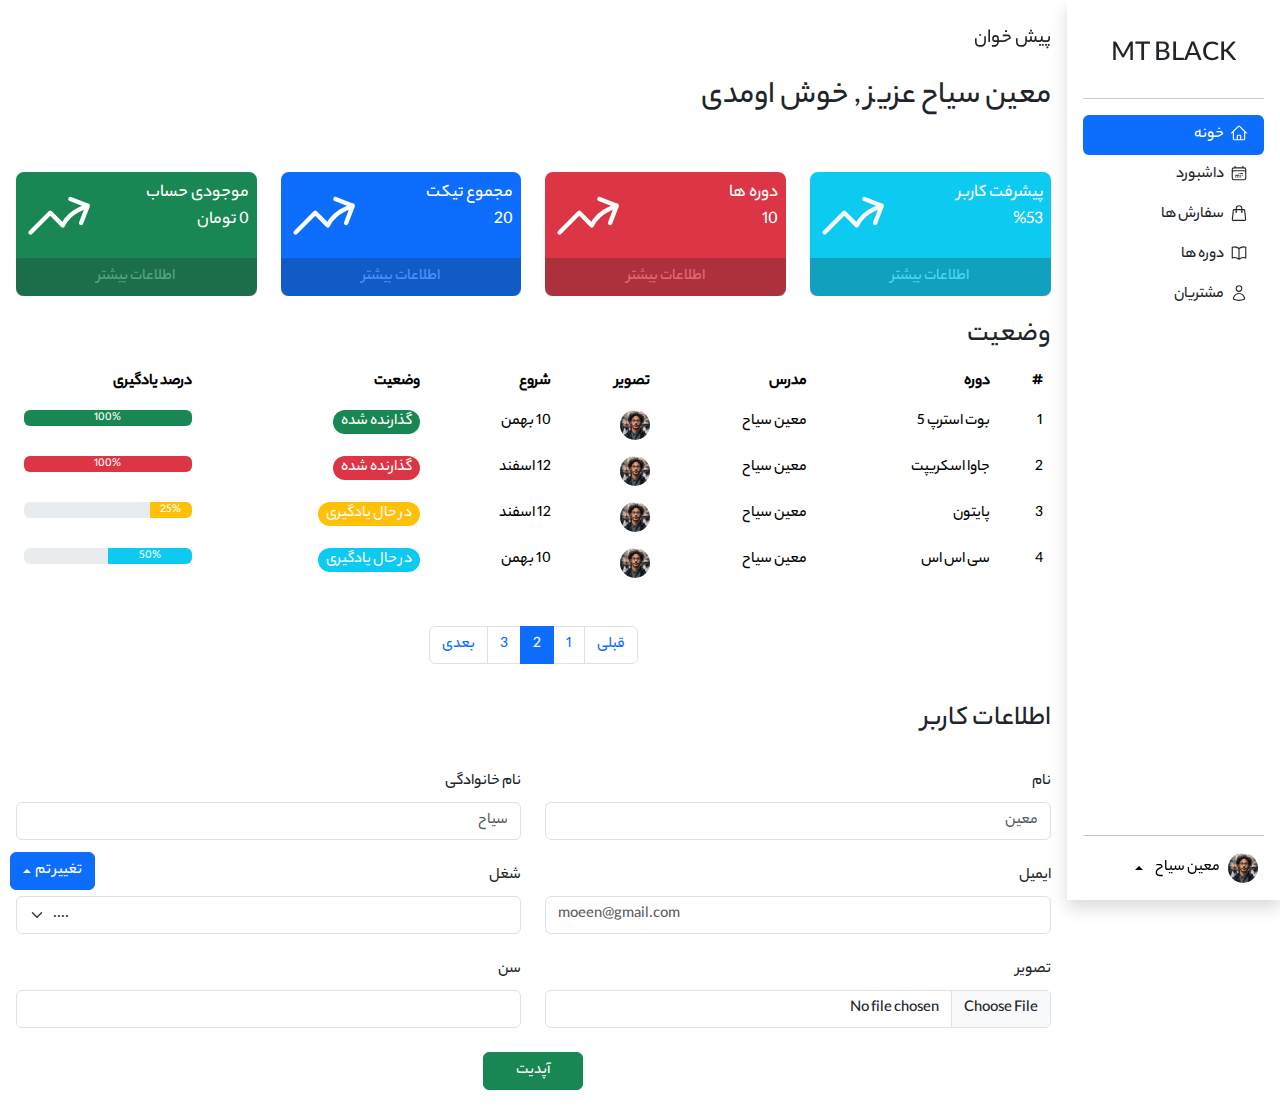
<file: MT Exchange/index.html>
<!DOCTYPE html>
<html lang="en" dir="rtl">
    <head>
        <meta charset="UTF-8">
        <meta name="viewport" content="width=device-width, initial-scale=1.0">
        <title>Document</title>
        <link rel="stylesheet" href="style/bootstrap.rtl.min.css">
        <link rel="stylesheet" href="style/custom.css">
    </head>
    <body>
        <div class="container-fluid">
            <div class="row">
                <div class="col-lg-2 d-none d-lg-block p-0">
                    <div class="d-flex flex-column shadow h-100 p-3 position-fixed sidebar" id="sidebar">
                        <h3 class="text-center mt-4">MT BLACK</h3>
                        <hr>
                        <ul class="list-group mb-auto">
                            <li class="list-group-item active border-0 rounded-bottom-2">
                                <svg xmlns="http://www.w3.org/2000/svg" fill="none" viewBox="0 0 24 24" stroke-width="1.5" stroke="currentColor" class="size-6" width="18px">
                                    <path stroke-linecap="round" stroke-linejoin="round" d="m2.25 12 8.954-8.955c.44-.439 1.152-.439 1.591 0L21.75 12M4.5 9.75v10.125c0 .621.504 1.125 1.125 1.125H9.75v-4.875c0-.621.504-1.125 1.125-1.125h2.25c.621 0 1.125.504 1.125 1.125V21h4.125c.621 0 1.125-.504 1.125-1.125V9.75M8.25 21h8.25" />
                                </svg>
                                <span class="ps-1">خونه</span>
                            </li>
                            <li class="list-group-item border-0">
                                <svg xmlns="http://www.w3.org/2000/svg" width="18px" fill="none" viewBox="0 0 24 24" stroke-width="1.5" stroke="currentColor" class="size-6">
                                    <path stroke-linecap="round" stroke-linejoin="round" d="M6.75 2.994v2.25m10.5-2.25v2.25m-14.252 13.5V7.491a2.25 2.25 0 0 1 2.25-2.25h13.5a2.25 2.25 0 0 1 2.25 2.25v11.251m-18 0a2.25 2.25 0 0 0 2.25 2.25h13.5a2.25 2.25 0 0 0 2.25-2.25m-18 0v-7.5a2.25 2.25 0 0 1 2.25-2.25h13.5a2.25 2.25 0 0 1 2.25 2.25v7.5m-6.75-6h2.25m-9 2.25h4.5m.002-2.25h.005v.006H12v-.006Zm-.001 4.5h.006v.006h-.006v-.005Zm-2.25.001h.005v.006H9.75v-.006Zm-2.25 0h.005v.005h-.006v-.005Zm6.75-2.247h.005v.005h-.005v-.005Zm0 2.247h.006v.006h-.006v-.006Zm2.25-2.248h.006V15H16.5v-.005Z" />
                                </svg>                                  
                                <span class="ps-1">داشبورد</span>
                            </li>
                            <li class="list-group-item border-0">
                                <svg xmlns="http://www.w3.org/2000/svg" width="18px" fill="none" viewBox="0 0 24 24" stroke-width="1.5" stroke="currentColor" class="size-6">
                                    <path stroke-linecap="round" stroke-linejoin="round" d="M15.75 10.5V6a3.75 3.75 0 1 0-7.5 0v4.5m11.356-1.993 1.263 12c.07.665-.45 1.243-1.119 1.243H4.25a1.125 1.125 0 0 1-1.12-1.243l1.264-12A1.125 1.125 0 0 1 5.513 7.5h12.974c.576 0 1.059.435 1.119 1.007ZM8.625 10.5a.375.375 0 1 1-.75 0 .375.375 0 0 1 .75 0Zm7.5 0a.375.375 0 1 1-.75 0 .375.375 0 0 1 .75 0Z" />
                                </svg>                                  
                                <span class="ps-1">سفارش ها</span>
                            </li>
                            <li class="list-group-item border-0">
                                <svg xmlns="http://www.w3.org/2000/svg" width="18px" fill="none" viewBox="0 0 24 24" stroke-width="1.5" stroke="currentColor" class="size-6">
                                    <path stroke-linecap="round" stroke-linejoin="round" d="M12 6.042A8.967 8.967 0 0 0 6 3.75c-1.052 0-2.062.18-3 .512v14.25A8.987 8.987 0 0 1 6 18c2.305 0 4.408.867 6 2.292m0-14.25a8.966 8.966 0 0 1 6-2.292c1.052 0 2.062.18 3 .512v14.25A8.987 8.987 0 0 0 18 18a8.967 8.967 0 0 0-6 2.292m0-14.25v14.25" />
                                </svg>                                  
                                <span class="ps-1">دوره ها</span>
                            </li>
                            <li class="list-group-item border-0">
                                <svg xmlns="http://www.w3.org/2000/svg" width="18px" fill="none" viewBox="0 0 24 24" stroke-width="1.5" stroke="currentColor" class="size-6">
                                    <path stroke-linecap="round" stroke-linejoin="round" d="M15.75 6a3.75 3.75 0 1 1-7.5 0 3.75 3.75 0 0 1 7.5 0ZM4.501 20.118a7.5 7.5 0 0 1 14.998 0A17.933 17.933 0 0 1 12 21.75c-2.676 0-5.216-.584-7.499-1.632Z" />
                                </svg>                                  
                                <span class="ps-1">مشتریان</span>
                            </li>
                        </ul>
                        <hr>
                        <div class="dropup">
                            <button class="dropdown-toggle d-flex align-items-center" data-bs-toggle="dropdown" id="button-sidebar">
                                <img src="img/Untitled.jpg" alt="" width="30px" class="rounded-5">
                                <span class="ms-2 me-2">معین سیاح</span>
                            </button>
                            <ul class="dropdown-menu shadow">
                                <li class="dropdown-item">پروژه جدید ...</li>
                                <li class="dropdown-item">تنظیمات</li>
                                <li class="dropdown-item">پروفایل</li>
                                <hr>
                                <li class="dropdown-item">خروج</li>
    
                            </ul>
                        </div>
                    </div>
                </div>
                <section class="col-lg-10 p-0">
                    <div class="p-3 d-flex flex-column">
                        <nav class="navbar navbar-expand-lg d-flex align-items-baseline">
                            <p class="fs-5">پیش خوان</p>
                            <button class="navbar-toggler" data-bs-toggle="offcanvas" data-bs-target="#offcanvas">
                                <span class="navbar-toggler-icon"></span>
                            </button>
                            <div class="offcanvas d-lg-none offcanvas-start p-4" id="offcanvas">
                                <div class="d-flex justify-content-between mt-4">
                                    <h3 class="w-100 text-center">MT BLACK</h3>
                                    <button class="btn-close" data-bs-dismiss="offcanvas"></button>
                                </div>
                                <hr>
                                <ul class="list-group mb-auto">
                                    <li class="list-group-item active border-0 rounded-bottom-2">
                                        <svg xmlns="http://www.w3.org/2000/svg" fill="none" viewBox="0 0 24 24" stroke-width="1.5" stroke="currentColor" class="size-6" width="18px">
                                            <path stroke-linecap="round" stroke-linejoin="round" d="m2.25 12 8.954-8.955c.44-.439 1.152-.439 1.591 0L21.75 12M4.5 9.75v10.125c0 .621.504 1.125 1.125 1.125H9.75v-4.875c0-.621.504-1.125 1.125-1.125h2.25c.621 0 1.125.504 1.125 1.125V21h4.125c.621 0 1.125-.504 1.125-1.125V9.75M8.25 21h8.25" />
                                        </svg>
                                        <span class="ps-1">خونه</span>
                                    </li>
                                    <li class="list-group-item border-0">
                                        <svg xmlns="http://www.w3.org/2000/svg" width="18px" fill="none" viewBox="0 0 24 24" stroke-width="1.5" stroke="currentColor" class="size-6">
                                            <path stroke-linecap="round" stroke-linejoin="round" d="M6.75 2.994v2.25m10.5-2.25v2.25m-14.252 13.5V7.491a2.25 2.25 0 0 1 2.25-2.25h13.5a2.25 2.25 0 0 1 2.25 2.25v11.251m-18 0a2.25 2.25 0 0 0 2.25 2.25h13.5a2.25 2.25 0 0 0 2.25-2.25m-18 0v-7.5a2.25 2.25 0 0 1 2.25-2.25h13.5a2.25 2.25 0 0 1 2.25 2.25v7.5m-6.75-6h2.25m-9 2.25h4.5m.002-2.25h.005v.006H12v-.006Zm-.001 4.5h.006v.006h-.006v-.005Zm-2.25.001h.005v.006H9.75v-.006Zm-2.25 0h.005v.005h-.006v-.005Zm6.75-2.247h.005v.005h-.005v-.005Zm0 2.247h.006v.006h-.006v-.006Zm2.25-2.248h.006V15H16.5v-.005Z" />
                                        </svg>                                  
                                        <span class="ps-1">داشبورد</span>
                                    </li>
                                    <li class="list-group-item border-0">
                                        <svg xmlns="http://www.w3.org/2000/svg" width="18px" fill="none" viewBox="0 0 24 24" stroke-width="1.5" stroke="currentColor" class="size-6">
                                            <path stroke-linecap="round" stroke-linejoin="round" d="M15.75 10.5V6a3.75 3.75 0 1 0-7.5 0v4.5m11.356-1.993 1.263 12c.07.665-.45 1.243-1.119 1.243H4.25a1.125 1.125 0 0 1-1.12-1.243l1.264-12A1.125 1.125 0 0 1 5.513 7.5h12.974c.576 0 1.059.435 1.119 1.007ZM8.625 10.5a.375.375 0 1 1-.75 0 .375.375 0 0 1 .75 0Zm7.5 0a.375.375 0 1 1-.75 0 .375.375 0 0 1 .75 0Z" />
                                        </svg>                                  
                                        <span class="ps-1">سفارش ها</span>
                                    </li>
                                    <li class="list-group-item border-0">
                                        <svg xmlns="http://www.w3.org/2000/svg" width="18px" fill="none" viewBox="0 0 24 24" stroke-width="1.5" stroke="currentColor" class="size-6">
                                            <path stroke-linecap="round" stroke-linejoin="round" d="M12 6.042A8.967 8.967 0 0 0 6 3.75c-1.052 0-2.062.18-3 .512v14.25A8.987 8.987 0 0 1 6 18c2.305 0 4.408.867 6 2.292m0-14.25a8.966 8.966 0 0 1 6-2.292c1.052 0 2.062.18 3 .512v14.25A8.987 8.987 0 0 0 18 18a8.967 8.967 0 0 0-6 2.292m0-14.25v14.25" />
                                        </svg>                                  
                                        <span class="ps-1">دوره ها</span>
                                    </li>
                                    <li class="list-group-item border-0">
                                        <svg xmlns="http://www.w3.org/2000/svg" width="18px" fill="none" viewBox="0 0 24 24" stroke-width="1.5" stroke="currentColor" class="size-6">
                                            <path stroke-linecap="round" stroke-linejoin="round" d="M15.75 6a3.75 3.75 0 1 1-7.5 0 3.75 3.75 0 0 1 7.5 0ZM4.501 20.118a7.5 7.5 0 0 1 14.998 0A17.933 17.933 0 0 1 12 21.75c-2.676 0-5.216-.584-7.499-1.632Z" />
                                        </svg>                                  
                                        <span class="ps-1">مشتریان</span>
                                    </li>
                                </ul>
                                <hr>
                                <div class="dropup">
                                    <button class="dropdown-toggle d-flex align-items-center" data-bs-toggle="dropdown" id="button-sidebar">
                                        <img src="img/Untitled.jpg" alt="" width="30px" class="rounded-5">
                                        <span class="ms-2 me-2">معین سیاح</span>
                                    </button>
                                    <ul class="dropdown-menu shadow" data-popper-placement="top-start">
                                        <li class="dropdown-item">پروژه جدید ...</li>
                                        <li class="dropdown-item">تنظیمات</li>
                                        <li class="dropdown-item">پروفایل</li>
                                        <hr>
                                        <li class="dropdown-item">خروج</li>
            
                                    </ul>
                                </div>
                            </div>
                        </nav>
                        <h1 class="fs-2">معین سیاح عزیز , خوش اومدی</h1>
                        <div class="row mt-4 gy-4"> 
                            <div class="col-lg-3 col-md-4 col-sm-6 col-12">
                                <div class="text-bg-info rounded-3 text-light">
                                    <div class="d-flex justify-content-between p-2">
                                        <div class="d-flex flex-column">
                                            <span class="fs-18px">پیشرفت کاربر</span>
                                            <span class="fs-18px">%53</span>
                                        </div>
                                        <svg width="70px" xmlns="http://www.w3.org/2000/svg" fill="none" viewBox="0 0 24 24" stroke-width="1.5" stroke="currentColor" class="size-6">
                                            <path stroke-linecap="round" stroke-linejoin="round" d="M2.25 18 9 11.25l4.306 4.306a11.95 11.95 0 0 1 5.814-5.518l2.74-1.22m0 0-5.94-2.281m5.94 2.28-2.28 5.941" />
                                        </svg>
                                    </div>
                                    <a class="btn w-100 btn-dark opacity-25 rounded-top-0">اطلاعات بیشتر</a>
                                </div>
                            </div>
                            <div class="col-lg-3 col-md-4 col-sm-6 col-12">
                                <div class="text-bg-danger rounded-3">
                                    <div class="d-flex justify-content-between p-2">
                                        <div class="d-flex flex-column">
                                            <span class="fs-18px">دوره ها</span>
                                            <span class="fs-18px">10</span>
                                        </div>
                                        <svg width="70px" xmlns="http://www.w3.org/2000/svg" fill="none" viewBox="0 0 24 24" stroke-width="1.5" stroke="currentColor" class="size-6">
                                            <path stroke-linecap="round" stroke-linejoin="round" d="M2.25 18 9 11.25l4.306 4.306a11.95 11.95 0 0 1 5.814-5.518l2.74-1.22m0 0-5.94-2.281m5.94 2.28-2.28 5.941" />
                                        </svg>
                                    </div>
                                    <a class="btn w-100 btn-dark opacity-25 rounded-top-0">اطلاعات بیشتر</a>
                                </div>
                            </div>
                            <div class="col-lg-3 col-md-4 col-sm-6 col-12">
                                <div class="text-bg-primary rounded-3">
                                    <div class="d-flex justify-content-between p-2">
                                        <div class="d-flex flex-column">
                                            <span class="fs-18px">مجموع تیکت</span>
                                            <span class="fs-18px">20</span>
                                        </div>
                                        <svg width="70px" xmlns="http://www.w3.org/2000/svg" fill="none" viewBox="0 0 24 24" stroke-width="1.5" stroke="currentColor" class="size-6">
                                            <path stroke-linecap="round" stroke-linejoin="round" d="M2.25 18 9 11.25l4.306 4.306a11.95 11.95 0 0 1 5.814-5.518l2.74-1.22m0 0-5.94-2.281m5.94 2.28-2.28 5.941" />
                                        </svg>
                                    </div>
                                    <a class="btn w-100 btn-dark opacity-25 rounded-top-0">اطلاعات بیشتر</a>
                                </div>
                            </div>
                            <div class="col-lg-3 col-md-4 col-sm-6 col-12">
                                <div class="text-bg-success rounded-3">
                                    <div class="d-flex justify-content-between p-2">
                                        <div class="d-flex flex-column">
                                            <span class="fs-18px">موجودی حساب</span>
                                            <span class="fs-18px">0 تومان</span>
                                        </div>
                                        <svg width="70px" xmlns="http://www.w3.org/2000/svg" fill="none" viewBox="0 0 24 24" stroke-width="1.5" stroke="currentColor" class="size-6">
                                            <path stroke-linecap="round" stroke-linejoin="round" d="M2.25 18 9 11.25l4.306 4.306a11.95 11.95 0 0 1 5.814-5.518l2.74-1.22m0 0-5.94-2.281m5.94 2.28-2.28 5.941" />
                                        </svg>
                                    </div>
                                    <a class="btn w-100 btn-dark opacity-25 rounded-top-0">اطلاعات بیشتر</a>
                                </div>
                            </div>
                        </div>
                        <div class="mt-4 mb-2 table-responsive">
                            <h3>وضعیت</h3>
                            <table class="table table-borderless">
                                <thead>
                                    <tr>
                                        <th>#</th>
                                        <th>دوره</th>
                                        <th>مدرس</th>
                                        <th>تصویر</th>
                                        <th>شروع</th>
                                        <th>وضعیت</th>
                                        <th class="text-nowrap">درصد یادگیری</th>
                                    </tr>
                                </thead>
                                <tbody>
                                    <tr>
                                        <td>1</td>
                                        <td class="text-nowrap">بوت استرپ 5</td>
                                        <td class="text-nowrap">معین سیاح</td>
                                        <td>
                                            <img src="img/Untitled.jpg" width="30px" alt="" class="rounded-5">
                                        </td>
                                        <td class="text-nowrap"> 10 بهمن</td>
                                        <td>
                                            <span class="text-bg-success rounded-5 px-2 text-nowrap">گذارنده شده</span>
                                        </td>
                                        <td>
                                            <div class="progress">
                                                <div class="progress-bar bg-success w-100">100%</div>
                                            </div>
                                        </td>
                                    </tr>
                                    <tr>
                                        <td>2</td>
                                        <td class="text-nowrap">جاوا اسکریپت</td>
                                        <td class="text-nowrap">معین سیاح</td>
                                        <td>
                                            <img src="img/Untitled.jpg" width="30px" alt="" class="rounded-5">
                                        </td>
                                        <td class="text-nowrap"> 12 اسفند</td>
                                        <td>
                                            <span class="text-bg-danger rounded-5 px-2">گذارنده شده</span>
                                        </td>
                                        <td>
                                            <div class="progress">
                                                <div class="progress-bar bg-danger w-100">100%</div>
                                            </div>
                                        </td>
                                    </tr>
                                    <tr>
                                        <td>3</td>
                                        <td>پایتون</td>
                                        <td>معین سیاح</td>
                                        <td>
                                            <img src="img/Untitled.jpg" width="30px" alt="" class="rounded-5">
                                        </td>
                                        <td> 12 اسفند</td>
                                        <td>
                                            <span class="bg-warning rounded-5 px-2 text-light text-nowrap">در حال یادگیری</span>
                                        </td>
                                        <td>
                                            <div class="progress">
                                                <div class="progress-bar bg-warning w-25">25%</div>
                                            </div>
                                        </td>
                                    </tr>
                                    <tr>
                                        <td>4</td>
                                        <td>سی اس اس</td>
                                        <td>معین سیاح</td>
                                        <td>
                                            <img src="img/Untitled.jpg" width="30px" alt="" class="rounded-5">
                                        </td>
                                        <td> 10 بهمن</td>
                                        <td>
                                            <span class="bg-info text-light rounded-5 px-2">در حال یادگیری</span>
                                        </td>
                                        <td>
                                            <div class="progress">
                                                <div class="progress-bar bg-info w-50">50%</div>
                                            </div>
                                        </td>
                                    </tr>
                                </tbody>
                            </table> 
                        </div> 
                        <ul class="pagination align-self-center mt-3">
                            <li class="page-item"><a class="page-link" href="#">قبلی</a></li>
                            <li class="page-item"><a class="page-link" href="#">1</a></li>
                            <li class="page-item"><a class="page-link active" href="#">2</a></li>
                            <li class="page-item"><a class="page-link" href="#">3</a></li>
                            <li class="page-item"><a class="page-link" href="#">بعدی</a></li>
                        </ul>
                        <div class="mt-4 mb-2">
                            <h3>اطلاعات کاربر</h3>
                            <form>
                                <div class="row">
                                    <div class="col-md-6 col-12 mt-4">
                                        <label for="" class="form-label">نام</label>
                                        <input type="text" class="form-control" placeholder="معین">
                                    </div>
                                    <div class="col-md-6 col-12 mt-4">
                                        <label for="" class="form-label">نام خانوادگی</label>
                                        <input type="text" class="form-control" placeholder="سیاح">
                                    </div>
                                    <div class="col-md-6 col-12 mt-4">
                                        <label for="" class="form-label">ایمیل</label>
                                        <input type="email" class="form-control" placeholder="moeen@gmail.com">
                                    </div>
                                    <div class="col-md-6 col-12 mt-4">
                                        <label for="" class="form-label">شغل</label>
                                        <select type="email" class="form-select" placeholder="moeen@gmail.com">
                                            <option selected>....</option>
                                            <option value="">دانشجو</option>
                                            <option value="">دانش آموز</option>
                                        </select>
                                    </div>
                                    <div class="col-md-6 col-12 mt-4">
                                        <label for="" class="form-label">تصویر</label>
                                        <input type="file" class="form-control">
                                    </div>
                                    <div class="col-md-6 col-12 mt-4">
                                        <label for="" class="form-label">سن</label>
                                        <input type="text" class="form-control">
                                    </div>
                                    <div class="col-12 d-flex justify-content-center mt-4">
                                        <button class="btn btn-success w-100px">آپدیت</button>
                                    </div>
                                </div>
                            </form>
                        </div>                       
                    </div>
                </section>
            </div>
            <div class="dropup">
                <button class="btn btn-primary position-fixed end-10 bottom-10 dropdown-toggle d-flex align-items-baseline" data-bs-toggle="dropdown">تغییر تم</button>
                <ul class="dropdown-menu">
                    <li>
                        <button class="dropdown-item active" id="lightModeBtn">روشن</button>
                    </li>
                    <li>
                        <button class="dropdown-item" id="darkModeBtn">تاریک</button>
                    </li>
                </ul>
            </div>
        </div>
        <script src="js/bootstrap.bundle.min.js"></script>
        <script src="js/MT Exchange.js"></script>
    </body>
</html>
</file>
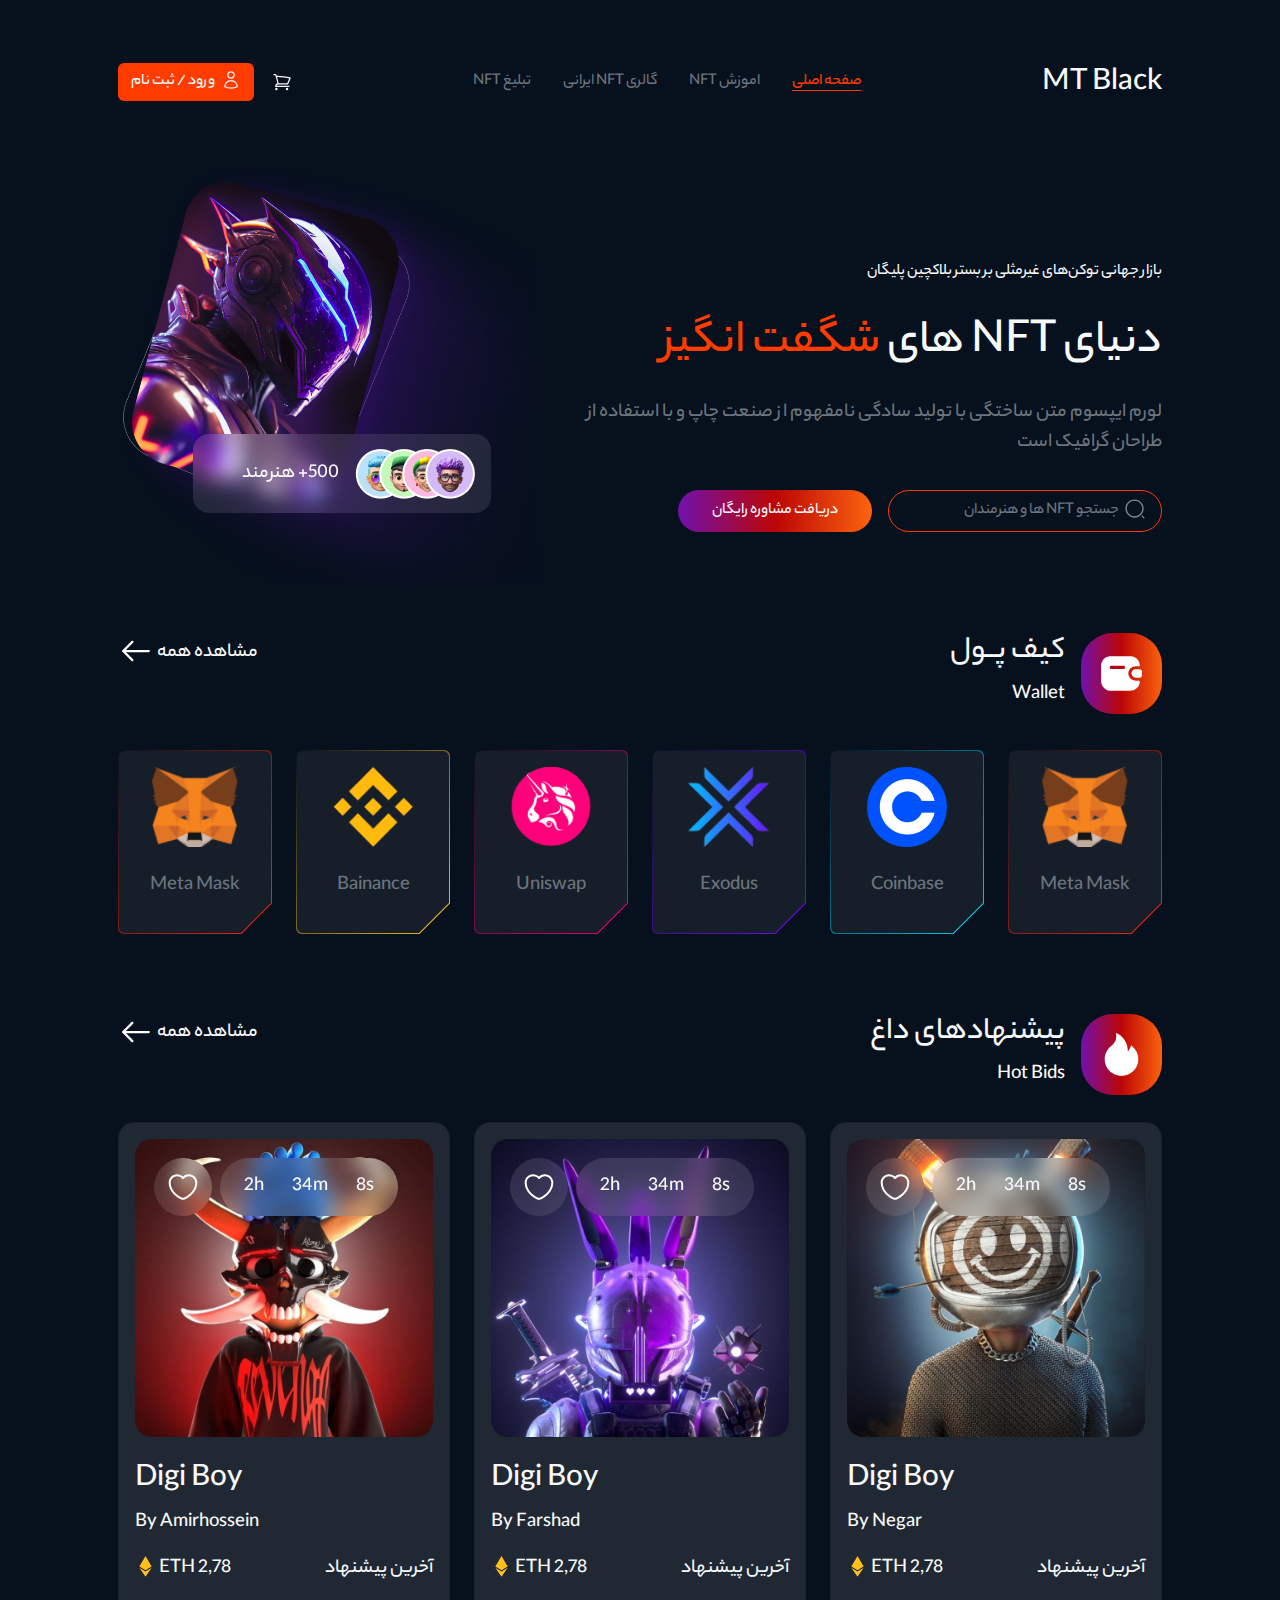
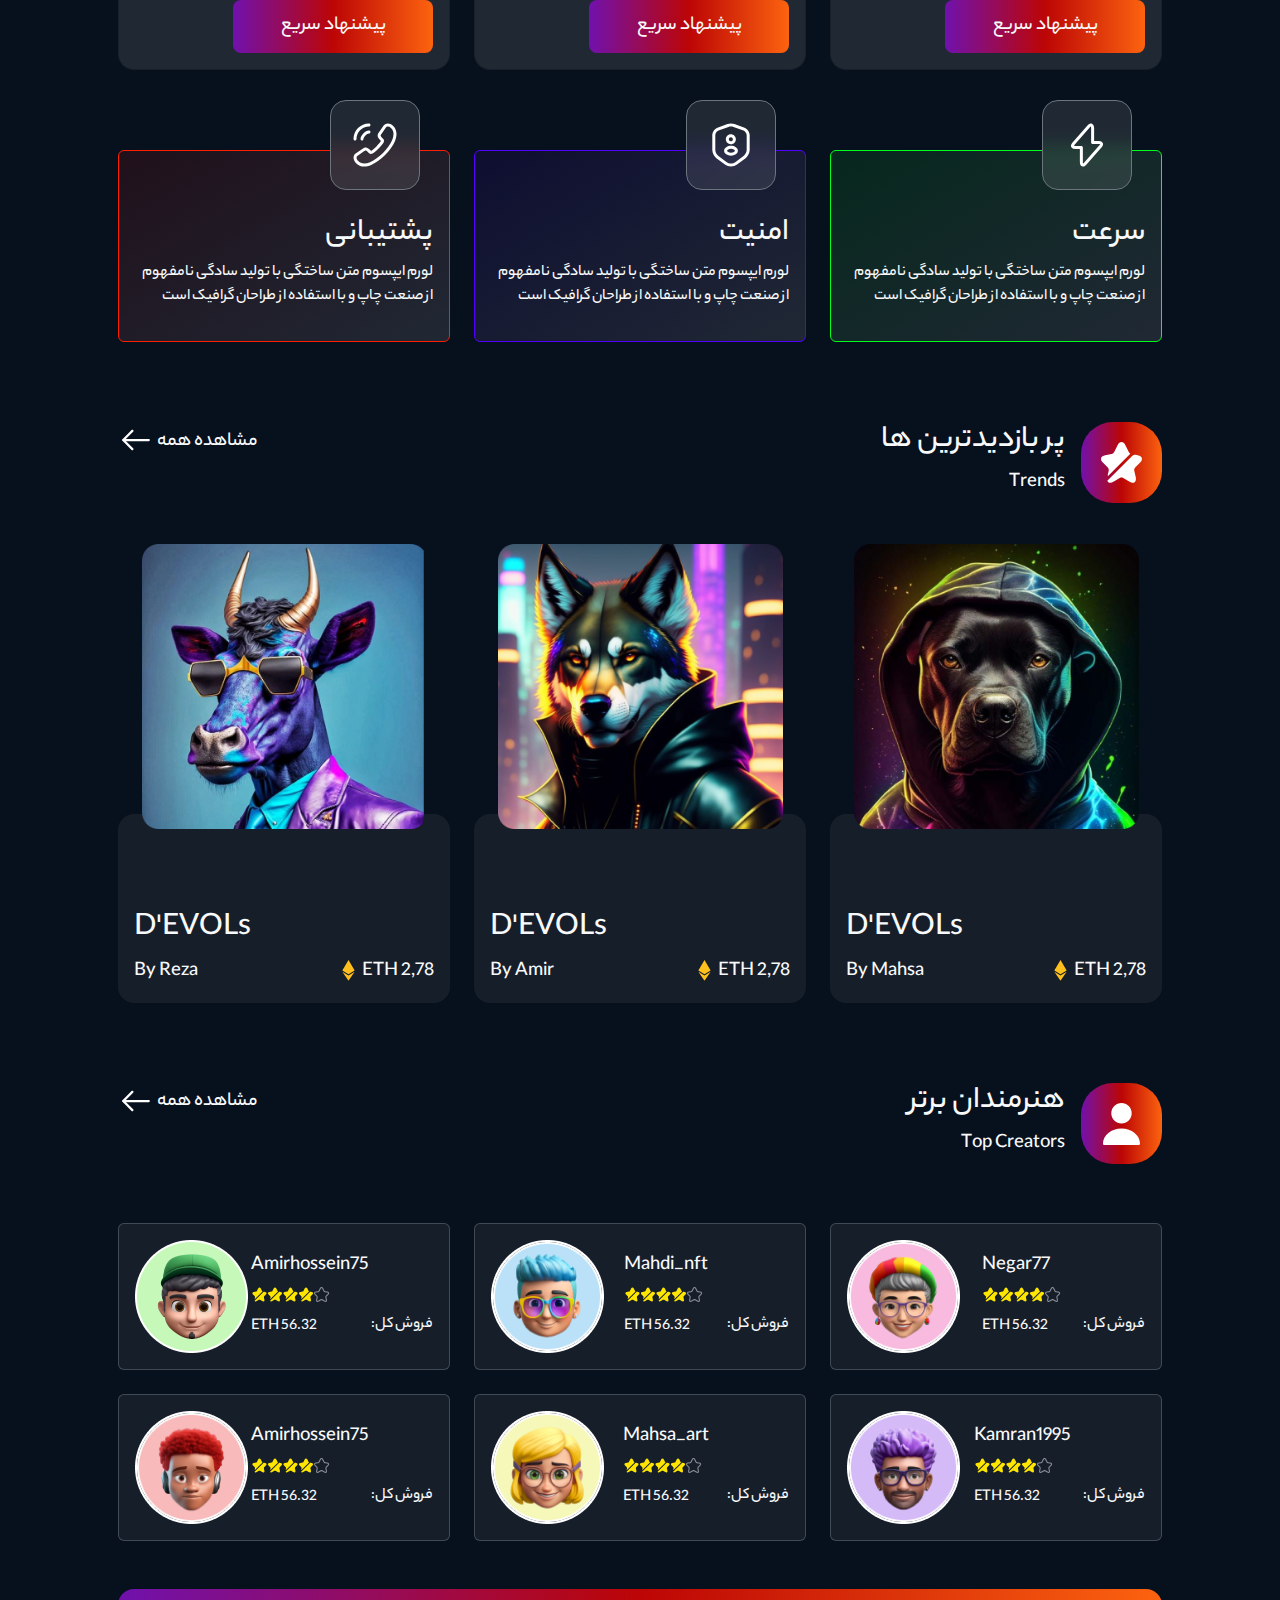
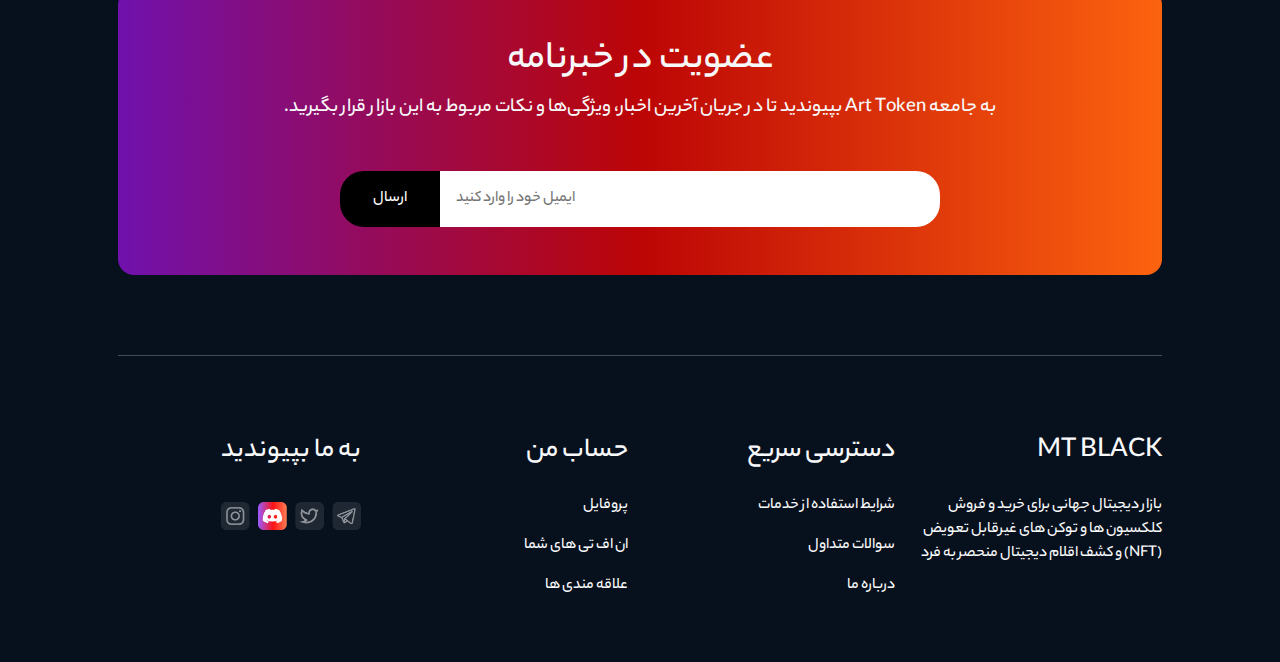
<file: MT NFT Store/index.html>
<!DOCTYPE html>
<html lang="en" dir="rtl">
    <head>
        <meta charset="UTF-8">
        <meta name="viewport" content="width=device-width, initial-scale=1.0">
        <title>Document</title>
        <link rel="stylesheet" href="style/bootstrap.rtl.min.css">
        <link rel="stylesheet" href="style/custom.css">
    </head>
    <body class="body-color">
        <div class="container p-5">
            <!-- header -->
            <header>
                <!-- navabr -->
                <nav class="navbar bg-transparent">
                    <i class="text-light d-block d-lg-none" data-bs-toggle="offcanvas" data-bs-target="#offcanvas">
                        <svg width="30px" xmlns="http://www.w3.org/2000/svg" fill="none" viewBox="0 0 24 24" stroke-width="1.5" stroke="currentColor" class="size-6">
                            <path stroke-linecap="round" stroke-linejoin="round" d="M3.75 6.75h16.5M3.75 12h16.5M12 17.25h8.25" />
                        </svg>
                    </i>
                    <h1 class="navbar-brand text-light fs-2 me-0 mb-0 mt-1">MT Black</h1>
                    <ul class="nav d-none d-lg-flex">
                        <li class="nav-item">
                        <a href="#" class="nav-link orange-color text-decoration-underline link-offset-3">صفحه اصلی</a>
                        </li>
                        <li class="nav-item">
                        <a href="#" class="nav-link text-secondary">اموزش NFT</a>
                        </li>
                        <li class="nav-item">
                            <a href="#" class="nav-link text-secondary">گالری NFT ایرانی</a>
                        </li>
                        <li class="nav-item">
                        <a href="#" class="nav-link text-secondary">تبلیغ NFT</a>
                        </li>
                    </ul>
                    <div class="d-none d-md-block">
                        <a href="#" class="text-decoration-none">
                            <svg xmlns="http://www.w3.org/2000/svg" width="20px" fill="none" viewBox="0 0 24 24" stroke-width="1.5" stroke="currentColor" class="size-6 text-light text-decoration-none me-3">
                                <path stroke-linecap="round" stroke-linejoin="round" d="M2.25 3h1.386c.51 0 .955.343 1.087.835l.383 1.437M7.5 14.25a3 3 0 0 0-3 3h15.75m-12.75-3h11.218c1.121-2.3 2.1-4.684 2.924-7.138a60.114 60.114 0 0 0-16.536-1.84M7.5 14.25 5.106 5.272M6 20.25a.75.75 0 1 1-1.5 0 .75.75 0 0 1 1.5 0Zm12.75 0a.75.75 0 1 1-1.5 0 .75.75 0 0 1 1.5 0Z" />
                            </svg>                          
                        </a>
                        <button class="btn bg-orange">
                            <svg xmlns="http://www.w3.org/2000/svg" width="20px" fill="none" viewBox="0 0 24 24" stroke-width="1.5" stroke="currentColor" class="size-6 text-light me-1">
                                <path stroke-linecap="round" stroke-linejoin="round" d="M15.75 6a3.75 3.75 0 1 1-7.5 0 3.75 3.75 0 0 1 7.5 0ZM4.501 20.118a7.5 7.5 0 0 1 14.998 0A17.933 17.933 0 0 1 12 21.75c-2.676 0-5.216-.584-7.499-1.632Z" />
                            </svg>                          
                            <span class="text-light">ورود / ثبت نام</span>
                        </button>
                    </div>
                    <div class="d-block d-md-none">
                        <a href="" class="text-decoration-none me-1">
                            <svg xmlns="http://www.w3.org/2000/svg" width="20px" fill="none" viewBox="0 0 24 24" stroke-width="1.5" stroke="currentColor" class="size-6 text-light me-1">
                                <path stroke-linecap="round" stroke-linejoin="round" d="m21 21-5.197-5.197m0 0A7.5 7.5 0 1 0 5.196 5.196a7.5 7.5 0 0 0 10.607 10.607Z" />
                            </svg>                          
                        </a>
                        <a href="" class="text-decoration-none">
                            <svg xmlns="http://www.w3.org/2000/svg" width="20px" fill="none" viewBox="0 0 24 24" stroke-width="1.5" stroke="currentColor" class="size-6 text-light me-1">
                                <path stroke-linecap="round" stroke-linejoin="round" d="M15.75 6a3.75 3.75 0 1 1-7.5 0 3.75 3.75 0 0 1 7.5 0ZM4.501 20.118a7.5 7.5 0 0 1 14.998 0A17.933 17.933 0 0 1 12 21.75c-2.676 0-5.216-.584-7.499-1.632Z" />
                            </svg>     
                        </a>
                    </div>
                    <div class="offcanvas offcanvas-start h-100 p-4 d-flex flex-column body-color w_200px" id="offcanvas">
                        <button type="button" class="btn-close align-self-end bg-light" data-bs-dismiss="offcanvas"></button>
                        <ul class="list-group list-group-flush">
                                <a href="" class="list-group-item text-center mt-2 orange-color orange-border body-color">صفحه اصلی</a>
                                <a href="" class="list-group-item text-center mt-2 border-0 text-light body-color">اموزش NFT</a>
                                <a href="" class="list-group-item text-center mt-2 border-0 text-light body-color">گالری NFT ایرانی</a>
                                <a href="" class="list-group-item text-center mt-2 text-light body-color">تبلیغ NFT</a>
                        </ul>
                    </div>
                </nav>
                <!-- navbar -->
                <section>
                    <div class="row mt-5">
                        <div class="col-lg-7 mt-5 col-12 mt-0-media-small">
                            <div class="mt-5 d-flex flex-column gap-3 mt-0-media">
                                <p class="text-light fs-lg-5 text-lg-start text-center description-header">
                                    بازار جهانی توکن‌های غیرمثلی بر بستر بلاکچین پلیگان
                                </p>
                                <h1 class="text-light title-header-main text-lg-start text-center title-header">
                                    دنیای NFT های
                                    <span class="orange-color">شگفت انگیز</span>
                                </h1>
                                <div class="position-relative d-block d-lg-none">
                                    <img src="img/header_img.png" alt="" class="w-100">
                                    <div class="count-user-site rounded-4 position-absolute d-flex align-items-center p-3">
                                        <img src="img/Group 117.png" alt="" class="picture-count-user-site">
                                        <div class="text-light fs-5 title-count-user-site">
                                            <span class="ms-3">500+</span>
                                            <span>هنرمند</span>
                                        </div>
                                    </div>
                                </div>
                                <p class="text-secondary fs-5 text-lg-start text-center lorem-header">
                                    لورم ایپسوم متن ساختگی با تولید سادگی نامفهوم از صنعت چاپ و با استفاده از طراحان گرافیک است
                                </p>
                            </div>
                            <div class="mt-3 d-flex justify-content-lg-start justify-content-center">
                                <button class="bg-transparent btn rounded-5 px-3 py-2 btn-search-header d-none d-lg-block">
                                    <svg width="20" height="20" viewBox="0 0 30 30" fill="none" xmlns="http://www.w3.org/2000/svg">
                                        <path d="M14.3332 28.0001C6.79984 28.0001 0.666504 21.8667 0.666504 14.3334C0.666504 6.80008 6.79984 0.666748 14.3332 0.666748C21.8665 0.666748 27.9998 6.80008 27.9998 14.3334C27.9998 21.8667 21.8665 28.0001 14.3332 28.0001ZM14.3332 2.66675C7.89317 2.66675 2.6665 7.90675 2.6665 14.3334C2.6665 20.7601 7.89317 26.0001 14.3332 26.0001C20.7732 26.0001 25.9998 20.7601 25.9998 14.3334C25.9998 7.90675 20.7732 2.66675 14.3332 2.66675ZM28.3332 29.3347C28.0798 29.3347 27.8265 29.2414 27.6265 29.0414L24.9598 26.3747C24.7739 26.1866 24.6696 25.9327 24.6696 25.6681C24.6696 25.4035 24.7739 25.1496 24.9598 24.9614C25.3465 24.5747 25.9865 24.5747 26.3732 24.9614L29.0398 27.6281C29.4265 28.0147 29.4265 28.6547 29.0398 29.0414C28.8398 29.2414 28.5865 29.3347 28.3332 29.3347Z" fill="white" fill-opacity="0.5"/>
                                    </svg>
                                    <span class="text-secondary ms-1">
                                        جستجو NFT ها و هنرمندان
                                    </span>
                                </button>
                                <button class="btn-header-special-color text-light rounded-5 ms-3 bg-gradient-main">
                                    دریافت مشاوره رایگان
                                </button>
                            </div>
                        </div>
                        <div class="col-lg-5">
                            <div class="position-relative d-none d-lg-block">
                                <img src="img/header_img.png" alt="" class="w-100">
                                <div class="count-user-site rounded-4 position-absolute d-flex align-items-center p-3">
                                    <img src="img/Group 117.png" alt="">
                                    <div class="text-light fs-5">
                                        <span class="ms-3">500+</span>
                                        <span">هنرمند</span>
                                    </div>
                                </div>
                            </div>
                        </div>
                    </div>
                </section>
            </header>
            <!-- header -->
            <!-- main -->
            <main>
                <section class="mt-5">
                    <div class="d-flex justify-content-between">
                        <div class="d-flex">
                            <svg width="81" height="81" viewBox="0 0 48 48" fill="none" xmlns="http://www.w3.org/2000/svg" class="bg-gradient-main p-3 rounded-5 icon-wallet">
                                <path d="M43.9999 21.9399V26.0599C43.9999 27.1599 43.1199 28.0599 41.9999 28.0999H38.0799C35.92 28.0999 33.9399 26.5199 33.7599 24.3599C33.6399 23.0999 34.1199 21.9199 34.9599 21.0999C35.6999 20.3399 36.7199 19.8999 37.8399 19.8999H41.9999C43.1199 19.9399 43.9999 20.8399 43.9999 21.9399Z" fill="white"/>
                                <path d="M40.94 31.1H38.08C34.28 31.1 31.08 28.24 30.76 24.6C30.58 22.52 31.34 20.44 32.86 18.96C34.14 17.64 35.92 16.9 37.84 16.9H40.94C41.52 16.9 42 16.42 41.94 15.84C41.5 10.98 38.28 7.66 33.5 7.1C33.02 7.02 32.52 7 32 7H14C13.44 7 12.9 7.04 12.38 7.12C7.28 7.76 4 11.56 4 17V31C4 36.52 8.48 41 14 41H32C37.6 41 41.46 37.5 41.94 32.16C41.9513 32.023 41.9336 31.8852 41.8881 31.7556C41.8427 31.6259 41.7704 31.5072 41.6761 31.4072C41.5818 31.3073 41.4676 31.2283 41.3407 31.1753C41.2139 31.1224 41.0774 31.0967 40.94 31.1ZM26 19.5H14C13.18 19.5 12.5 18.82 12.5 18C12.5 17.18 13.18 16.5 14 16.5H26C26.82 16.5 27.5 17.18 27.5 18C27.5 18.82 26.82 19.5 26 19.5Z" fill="white"/>
                            </svg>
                            <div class="text-light ms-3">
                                <h2 class="title-wallet">کیف پــول</h2>
                                <p class="fs-5 title-english-wallet">Wallet</p>
                            </div>
                        </div>
                        <div>
                            <a href="#" class="text-light fs-5 text-decoration-none see-all">
                                مشاهده همه
                                <svg width="36" height="36" viewBox="0 0 36 36" fill="none" xmlns="http://www.w3.org/2000/svg" class="icon-see-all">
                                    <path d="M14.355 28.2299C14.07 28.2299 13.785 28.1249 13.56 27.8999L4.45497 18.7949C4.24575 18.5832 4.12842 18.2976 4.12842 17.9999C4.12842 17.7023 4.24575 17.4166 4.45497 17.2049L13.56 8.09993C13.995 7.66493 14.715 7.66493 15.15 8.09993C15.585 8.53493 15.585 9.25493 15.15 9.68993L6.83997 17.9999L15.15 26.3099C15.585 26.7449 15.585 27.4649 15.15 27.8999C14.94 28.1249 14.64 28.2299 14.355 28.2299Z" fill="white"/>
                                    <path d="M30.7499 19.125H5.50488C4.88988 19.125 4.37988 18.615 4.37988 18C4.37988 17.385 4.88988 16.875 5.50488 16.875H30.7499C31.3649 16.875 31.8749 17.385 31.8749 18C31.8749 18.615 31.3649 19.125 30.7499 19.125Z" fill="white"/>
                                </svg>
                            </a>
                        </div>
                    </div>
                    <div class="row mt-4 row-gap-4">
                        <div class="col-6 col-sm-4 col-xl-2">
                            <div class="item-wallet-section rounded item-wallet-section1 position-relative">
                                <div class="rounded d-flex flex-column align-items-center gap-4 p-3">
                                    <div>
                                        <img src="img/Group 19.png" alt="" height="80px">
                                    </div>
                                    <div>
                                        <p class="fs-5 text-secondary">
                                            Meta Mask
                                        </p>
                                    </div>
                                </div>
                            </div>
                        </div>
                        <div class="col-6 col-sm-4 col-xl-2">
                            <div class="item-wallet-section rounded item-wallet-section2 position-relative">
                                <div class="rounded d-flex flex-column align-items-center gap-4 p-3">
                                    <div>
                                        <img src="img/pngaaa 1.png" alt="" height="80px">
                                    </div>
                                    <div>
                                        <p class="fs-5 text-secondary">
                                            Coinbase
                                        </p>
                                    </div>
                                </div>
                            </div>
                        </div>
                        <div class="col-6 col-sm-4 col-xl-2">
                            <div class="item-wallet-section rounded item-wallet-section3 position-relative">
                                <div class="rounded d-flex flex-column align-items-center gap-4 p-3">
                                    <div>
                                        <img src="img/image 1.png" alt="" height="80px">
                                    </div>
                                    <div>
                                        <p class="fs-5 text-secondary">
                                            Exodus
                                        </p>
                                    </div>
                                </div>
                            </div>
                        </div>
                        <div class="col-6 col-sm-4 col-xl-2">
                            <div class="item-wallet-section rounded item-wallet-section4 position-relative">
                                <div class="rounded d-flex flex-column align-items-center gap-4 p-3">
                                    <div>
                                        <img src="img/uniswap-coin-uni-cryptocurrency-icon-vector-39141450 1.png" alt="" height="80px">
                                    </div>
                                    <div>
                                        <p class="fs-5 text-secondary">
                                            Uniswap
                                        </p>
                                    </div>
                                </div>
                            </div>
                        </div>
                        <div class="col-6 col-sm-4 col-xl-2">
                            <div class="item-wallet-section rounded item-wallet-section5 position-relative">
                                <div class="rounded d-flex flex-column align-items-center gap-4 p-3">
                                    <div>
                                        <img src="img/simple-icons_binance.png" alt="" height="80px">
                                    </div>
                                    <div>
                                        <p class="fs-5 text-secondary">
                                            Bainance
                                        </p>
                                    </div>
                                </div>
                            </div>
                        </div>
                        <div class="col-6 col-sm-4 col-xl-2">
                            <div class="item-wallet-section rounded item-wallet-section1 position-relative">
                                <div class="rounded d-flex flex-column align-items-center gap-4 p-3">
                                    <div>
                                        <img src="img/Group 19.png" alt="" height="80px">
                                    </div>
                                    <div>
                                        <p class="fs-5 text-secondary">
                                            Meta Mask
                                        </p>
                                    </div>
                                </div>
                            </div>
                        </div>
                    </div>
                </section>
                <section class="mt-80">
                    <div class="d-flex justify-content-between">
                        <div class="d-flex">
                            <svg width="81" height="81" viewBox="0 0 48 48" fill="none" xmlns="http://www.w3.org/2000/svg" class="bg-gradient-main p-3 rounded-5 icon-wallet">
                                <path d="M39.0984 21.9938C38.1884 19.9456 36.8655 18.1073 35.2125 16.5938L33.8484 15.3422C33.8021 15.3009 33.7464 15.2716 33.6861 15.2568C33.6258 15.2421 33.5628 15.2423 33.5026 15.2576C33.4425 15.2729 33.387 15.3027 33.341 15.3444C33.2951 15.3861 33.2601 15.4385 33.2391 15.4969L32.6297 17.2454C32.25 18.3422 31.5516 19.4625 30.5625 20.5641C30.4969 20.6344 30.4219 20.6532 30.3703 20.6579C30.3188 20.6625 30.2391 20.6532 30.1687 20.5875C30.1031 20.5313 30.0703 20.4469 30.075 20.3625C30.2484 17.5407 29.4047 14.3579 27.5578 10.8938C26.0297 8.01567 23.9062 5.77035 21.2531 4.20473L19.3172 3.06567C19.0641 2.91567 18.7406 3.11254 18.7547 3.40785L18.8578 5.65785C18.9281 7.19535 18.75 8.55473 18.3281 9.68442C17.8125 11.0672 17.0719 12.3516 16.125 13.5047C15.466 14.3061 14.7192 15.031 13.8984 15.6657C11.9217 17.1852 10.3144 19.1322 9.19687 21.361C8.08207 23.6092 7.50136 26.0844 7.5 28.5938C7.5 30.8063 7.93594 32.9485 8.79844 34.9688C9.63125 36.9139 10.8331 38.6793 12.3375 40.1672C13.8563 41.6672 15.6188 42.8485 17.5828 43.6688C19.6172 44.5219 21.7734 44.9532 24 44.9532C26.2266 44.9532 28.3828 44.5219 30.4172 43.6735C32.3764 42.858 34.158 41.6686 35.6625 40.1719C37.1812 38.6719 38.3719 36.9188 39.2016 34.9735C40.0628 32.9587 40.5046 30.7896 40.5 28.5985C40.5 26.311 40.0312 24.0891 39.0984 21.9938Z" fill="white"/>
                            </svg>
                            <div class="text-light ms-3">
                                <h2 class="title-wallet">پیشنهادهای داغ</h2>
                                <p class="fs-5 title-english-wallet">Hot Bids</p>
                            </div>
                        </div>
                        <div>
                            <a href="#" class="text-light fs-5 text-decoration-none see-all">
                                مشاهده همه
                                <svg width="36" height="36" viewBox="0 0 36 36" fill="none" xmlns="http://www.w3.org/2000/svg" class="icon-see-all">
                                    <path d="M14.355 28.2299C14.07 28.2299 13.785 28.1249 13.56 27.8999L4.45497 18.7949C4.24575 18.5832 4.12842 18.2976 4.12842 17.9999C4.12842 17.7023 4.24575 17.4166 4.45497 17.2049L13.56 8.09993C13.995 7.66493 14.715 7.66493 15.15 8.09993C15.585 8.53493 15.585 9.25493 15.15 9.68993L6.83997 17.9999L15.15 26.3099C15.585 26.7449 15.585 27.4649 15.15 27.8999C14.94 28.1249 14.64 28.2299 14.355 28.2299Z" fill="white"/>
                                    <path d="M30.7499 19.125H5.50488C4.88988 19.125 4.37988 18.615 4.37988 18C4.37988 17.385 4.88988 16.875 5.50488 16.875H30.7499C31.3649 16.875 31.8749 17.385 31.8749 18C31.8749 18.615 31.3649 19.125 30.7499 19.125Z" fill="white"/>
                                </svg>
                            </a>
                        </div>
                    </div>
                    <div class="mt-3">
                        <div class="row row-gap-md-0 row-gap-4">
                            <div class="col-md-4 col-12">
                                <div class="card container-card p-3 rounded-4 position-relative">
                                    <img src="img/image 5.png" alt="" width="100%">
                                    <h2 class="text-light mt-4 text-end">Digi Boy</h2>
                                    <p class="text-light fs-5 text-end">By Negar</p>
                                    <div class="d-flex justify-content-between align-items-center">
                                        <p class="text-light mb-0 fs-5 font-size-section2">آخرین پیشنهاد</p>
                                        <span class="fs-5 font-size-section2">
                                            <span class="text-light">
                                                2,78 ETH
                                            </span>
                                            <svg width="21" height="21" viewBox="0 0 21 34" fill="none" xmlns="http://www.w3.org/2000/svg" class="icon-font-size-section2">
                                                <g clip-path="url(#clip0_11912_55)">
                                                <path d="M20.4683 17.115L10.4999 23.205L0.524902 17.115L10.4999 0L20.4683 17.115ZM10.4999 25.1606L0.524902 19.0706L10.4999 33.6L20.4749 19.0706L10.4999 25.1606Z" fill="#FFBF1C"/>
                                                </g>
                                                <defs>
                                                <clipPath id="clip0_11912_55">
                                                <rect width="21" height="33.6" fill="white"/>
                                                </clipPath>
                                                </defs>
                                            </svg>
                                        </span>
                                    </div>
                                    <button class="text-light bg-gradient-main fs-5 mt-3 btn-section2 rounded-3">پیشنهاد سریع</button>
                                    <div class="d-flex align-items-center gap-2 position-absolute container-glass-background">
                                        <div class="text-light glass-background-time rounded-5 fs-5 d-flex align-items-center justify-content-between p-4">
                                            <span>8s</span>
                                            <span>34m</span>
                                            <span>2h</span>
                                        </div>
                                        <span class="glass-background-icon rounded-5 d-flex justify-content-center align-items-center">
                                            <svg width="32" height="32" viewBox="0 0 32 32" fill="none" xmlns="http://www.w3.org/2000/svg" class="glass-icon">
                                                <path d="M15.9998 28.8694C15.5865 28.8694 15.1865 28.8161 14.8532 28.6961C9.75984 26.9494 1.6665 20.7494 1.6665 11.5894C1.6665 6.92273 5.43984 3.13606 10.0798 3.13606C12.3332 3.13606 14.4398 4.01606 15.9998 5.58939C16.7743 4.80788 17.6966 4.18843 18.7131 3.76721C19.7295 3.34599 20.8196 3.13144 21.9198 3.13606C26.5598 3.13606 30.3332 6.93606 30.3332 11.5894C30.3332 20.7627 22.2398 26.9494 17.1465 28.6961C16.8132 28.8161 16.4132 28.8694 15.9998 28.8694ZM10.0798 5.13606C6.5465 5.13606 3.6665 8.02939 3.6665 11.5894C3.6665 20.6961 12.4265 25.7627 15.5065 26.8161C15.7465 26.8961 16.2665 26.8961 16.5065 26.8161C19.5732 25.7627 28.3465 20.7094 28.3465 11.5894C28.3465 8.02939 25.4665 5.13606 21.9332 5.13606C19.9065 5.13606 18.0265 6.08273 16.8132 7.72273C16.4398 8.22939 15.5865 8.22939 15.2132 7.72273C14.6207 6.91883 13.8472 6.26575 12.9554 5.81637C12.0636 5.36698 11.0785 5.13392 10.0798 5.13606Z" fill="white"/>
                                            </svg>
                                        </span>
                                    </div>
                                </div>
                            </div>
                            <div class="col-md-4 col-12">
                                <div class="card container-card p-3 rounded-4 position-relative">
                                    <img src="img/image 5(1).png" alt="" width="100%">
                                    <h2 class="text-light mt-4 text-end">Digi Boy</h2>
                                    <p class="text-light fs-5 text-end">By Farshad</p>
                                    <div class="d-flex justify-content-between align-items-center">
                                        <p class="text-light mb-0 fs-5 font-size-section2">آخرین پیشنهاد</p>
                                        <span class="fs-5 font-size-section2">
                                            <span class="text-light">
                                                2,78 ETH
                                            </span>
                                            <svg width="21" height="21" viewBox="0 0 21 34" fill="none" xmlns="http://www.w3.org/2000/svg" class="icon-font-size-section2">
                                                <g clip-path="url(#clip0_11912_55)">
                                                <path d="M20.4683 17.115L10.4999 23.205L0.524902 17.115L10.4999 0L20.4683 17.115ZM10.4999 25.1606L0.524902 19.0706L10.4999 33.6L20.4749 19.0706L10.4999 25.1606Z" fill="#FFBF1C"/>
                                                </g>
                                                <defs>
                                                <clipPath id="clip0_11912_55">
                                                <rect width="21" height="33.6" fill="white"/>
                                                </clipPath>
                                                </defs>
                                            </svg>
                                        </span>
                                    </div>
                                    <button class="text-light bg-gradient-main fs-5 mt-3 btn-section2 rounded-3">پیشنهاد سریع</button>
                                    <div class="d-flex align-items-center gap-2 position-absolute container-glass-background">
                                        <div class="text-light glass-background-time rounded-5 fs-5 d-flex align-items-center justify-content-between p-4">
                                            <span>8s</span>
                                            <span>34m</span>
                                            <span>2h</span>
                                        </div>
                                        <span class="glass-background-icon rounded-5 d-flex justify-content-center align-items-center">
                                            <svg width="32" height="32" viewBox="0 0 32 32" fill="none" xmlns="http://www.w3.org/2000/svg" class="glass-icon">
                                                <path d="M15.9998 28.8694C15.5865 28.8694 15.1865 28.8161 14.8532 28.6961C9.75984 26.9494 1.6665 20.7494 1.6665 11.5894C1.6665 6.92273 5.43984 3.13606 10.0798 3.13606C12.3332 3.13606 14.4398 4.01606 15.9998 5.58939C16.7743 4.80788 17.6966 4.18843 18.7131 3.76721C19.7295 3.34599 20.8196 3.13144 21.9198 3.13606C26.5598 3.13606 30.3332 6.93606 30.3332 11.5894C30.3332 20.7627 22.2398 26.9494 17.1465 28.6961C16.8132 28.8161 16.4132 28.8694 15.9998 28.8694ZM10.0798 5.13606C6.5465 5.13606 3.6665 8.02939 3.6665 11.5894C3.6665 20.6961 12.4265 25.7627 15.5065 26.8161C15.7465 26.8961 16.2665 26.8961 16.5065 26.8161C19.5732 25.7627 28.3465 20.7094 28.3465 11.5894C28.3465 8.02939 25.4665 5.13606 21.9332 5.13606C19.9065 5.13606 18.0265 6.08273 16.8132 7.72273C16.4398 8.22939 15.5865 8.22939 15.2132 7.72273C14.6207 6.91883 13.8472 6.26575 12.9554 5.81637C12.0636 5.36698 11.0785 5.13392 10.0798 5.13606Z" fill="white"/>
                                            </svg>
                                        </span>
                                    </div>
                                </div>
                            </div>
                            <div class="col-md-4 col-12">
                                <div class="card container-card p-3 rounded-4 position-relative">
                                    <img src="img/image 5(2).png" alt="" width="100%">
                                    <h2 class="text-light mt-4 text-end">Digi Boy</h2>
                                    <p class="text-light fs-5 text-end">By Amirhossein</p>
                                    <div class="d-flex justify-content-between align-items-center">
                                        <p class="text-light mb-0 fs-5 font-size-section2">آخرین پیشنهاد</p>
                                        <span class="fs-5 font-size-section2">
                                            <span class="text-light">
                                                2,78 ETH
                                            </span>
                                            <svg width="21" height="21" viewBox="0 0 21 34" fill="none" xmlns="http://www.w3.org/2000/svg" class="icon-font-size-section2">
                                                <g clip-path="url(#clip0_11912_55)">
                                                <path d="M20.4683 17.115L10.4999 23.205L0.524902 17.115L10.4999 0L20.4683 17.115ZM10.4999 25.1606L0.524902 19.0706L10.4999 33.6L20.4749 19.0706L10.4999 25.1606Z" fill="#FFBF1C"/>
                                                </g>
                                                <defs>
                                                <clipPath id="clip0_11912_55">
                                                <rect width="21" height="33.6" fill="white"/>
                                                </clipPath>
                                                </defs>
                                            </svg>
                                        </span>
                                    </div>
                                    <button class="text-light bg-gradient-main fs-5 mt-3 btn-section2 rounded-3">پیشنهاد سریع</button>
                                    <div class="d-flex align-items-center gap-2 position-absolute container-glass-background">
                                        <div class="text-light glass-background-time rounded-5 fs-5 d-flex align-items-center justify-content-between p-4">
                                            <span>8s</span>
                                            <span>34m</span>
                                            <span>2h</span>
                                        </div>
                                        <span class="glass-background-icon rounded-5 d-flex justify-content-center align-items-center">
                                            <svg width="32" height="32" viewBox="0 0 32 32" fill="none" xmlns="http://www.w3.org/2000/svg" class="glass-icon">
                                                <path d="M15.9998 28.8694C15.5865 28.8694 15.1865 28.8161 14.8532 28.6961C9.75984 26.9494 1.6665 20.7494 1.6665 11.5894C1.6665 6.92273 5.43984 3.13606 10.0798 3.13606C12.3332 3.13606 14.4398 4.01606 15.9998 5.58939C16.7743 4.80788 17.6966 4.18843 18.7131 3.76721C19.7295 3.34599 20.8196 3.13144 21.9198 3.13606C26.5598 3.13606 30.3332 6.93606 30.3332 11.5894C30.3332 20.7627 22.2398 26.9494 17.1465 28.6961C16.8132 28.8161 16.4132 28.8694 15.9998 28.8694ZM10.0798 5.13606C6.5465 5.13606 3.6665 8.02939 3.6665 11.5894C3.6665 20.6961 12.4265 25.7627 15.5065 26.8161C15.7465 26.8961 16.2665 26.8961 16.5065 26.8161C19.5732 25.7627 28.3465 20.7094 28.3465 11.5894C28.3465 8.02939 25.4665 5.13606 21.9332 5.13606C19.9065 5.13606 18.0265 6.08273 16.8132 7.72273C16.4398 8.22939 15.5865 8.22939 15.2132 7.72273C14.6207 6.91883 13.8472 6.26575 12.9554 5.81637C12.0636 5.36698 11.0785 5.13392 10.0798 5.13606Z" fill="white"/>
                                            </svg>
                                        </span>
                                    </div>
                                </div>
                            </div>
                        </div>
                    </div>
                </section>
                <section class="mt-80">
                    <div class="row row-gap-80px">
                        <div class="col-md-4 ccol-12">
                            <div class="position-relative">
                                <div class="bg-glass-section3 border border-secondary rounded-4 d-flex justify-content-center align-items-center">
                                    <svg width="48" height="48" viewBox="0 0 48 48" fill="none" xmlns="http://www.w3.org/2000/svg">
                                        <path d="M19.9802 45.4998C19.5802 45.4998 19.2602 45.4198 19.0202 45.3198C18.2202 45.0198 16.8602 44.0398 16.8602 40.9398V28.0398H12.1802C9.50016 28.0398 8.54016 26.7798 8.20016 26.0398C7.86016 25.2798 7.56016 23.7398 9.32016 21.7198L24.4602 4.51977C26.5002 2.19977 28.1602 2.35977 28.9602 2.65977C29.7602 2.95977 31.1202 3.93977 31.1202 7.03977V19.9398H35.8002C38.4802 19.9398 39.4402 21.1998 39.7802 21.9398C40.1202 22.6998 40.4202 24.2398 38.6602 26.2598L23.5202 43.4598C22.1002 45.0798 20.8602 45.4998 19.9802 45.4998ZM27.8602 5.47977C27.8002 5.55977 27.3802 5.75977 26.7202 6.51977L11.5802 23.7198C11.0202 24.3598 10.9402 24.7598 10.9402 24.8398C10.9802 24.8598 11.3402 25.0598 12.1802 25.0598H18.3602C19.1802 25.0598 19.8602 25.7398 19.8602 26.5598V40.9598C19.8602 41.9598 20.0402 42.3998 20.1202 42.5198C20.1802 42.4398 20.6002 42.2398 21.2602 41.4798L36.4002 24.2798C36.9602 23.6398 37.0402 23.2398 37.0402 23.1598C37.0002 23.1398 36.6402 22.9398 35.8002 22.9398H29.6202C28.8002 22.9398 28.1202 22.2598 28.1202 21.4398V7.03977C28.1402 6.03977 27.9402 5.61977 27.8602 5.47977Z" fill="white"/>
                                    </svg>
                                </div>
                                <div class="text-light div-green-section3 p-3 rounded-2">
                                    <h2 class="mt-5">سرعت</h2>
                                    <p>
                                        لورم ایپسوم متن ساختگی با تولید سادگی نامفهوم از صنعت چاپ و با استفاده از طراحان گرافیک است      
                                    </p>
                                </div>
                            </div>
                        </div>
                        <div class="col-md-4 ccol-12">
                            <div class="position-relative">
                                <div class="bg-glass-section3 border border-secondary rounded-4 d-flex justify-content-center align-items-center">
                                    <svg width="48" height="48" viewBox="0 0 48 48" fill="none" xmlns="http://www.w3.org/2000/svg">
                                        <path d="M23.9998 45.5199C21.8198 45.5199 19.6598 44.8799 17.9598 43.6199L9.3598 37.1999C7.0798 35.4999 5.2998 31.9599 5.2998 29.1199V14.2599C5.2998 11.1799 7.5598 7.8999 10.4598 6.8199L20.4398 3.0799C22.4198 2.3399 25.5398 2.3399 27.5198 3.0799L37.5198 6.8199C40.4198 7.8999 42.6798 11.1799 42.6798 14.2599V29.1199C42.6798 31.9599 40.8998 35.4999 38.6198 37.1999L30.0198 43.6199C28.3398 44.8799 26.1798 45.5199 23.9998 45.5199ZM21.4998 5.8799L11.5198 9.6199C9.7998 10.2599 8.2998 12.4199 8.2998 14.2599V29.1199C8.2998 31.0199 9.6398 33.6799 11.1398 34.7999L19.7398 41.2199C22.0398 42.9399 25.9398 42.9399 28.2398 41.2199L36.8398 34.7999C38.3598 33.6599 39.6798 30.9999 39.6798 29.1199V14.2599C39.6798 12.4399 38.1798 10.2799 36.4598 9.6199L26.4798 5.8799C25.1598 5.3799 22.8398 5.3799 21.4998 5.8799Z" fill="white"/>
                                        <path d="M24.0001 23.3398H23.8601C20.9601 23.2598 18.8401 21.0398 18.8401 18.3398C18.8401 15.5798 21.1001 13.3198 23.8601 13.3198C26.6201 13.3198 28.8801 15.5798 28.8801 18.3398C28.8789 19.64 28.3742 20.8892 27.4717 21.8252C26.5693 22.7612 25.3394 23.3112 24.0401 23.3598C24.0201 23.3398 24.0201 23.3398 24.0001 23.3398ZM23.8601 16.3198C22.7401 16.3198 21.8401 17.2198 21.8401 18.3398C21.8401 19.4398 22.7001 20.3198 23.7801 20.3598H24.0001C24.5129 20.329 24.9943 20.1021 25.3443 19.726C25.6943 19.3499 25.8862 18.8535 25.8801 18.3398C25.8828 18.0738 25.8323 17.8099 25.7318 17.5637C25.6312 17.3174 25.4825 17.0936 25.2944 16.9055C25.1063 16.7174 24.8826 16.5687 24.6363 16.4681C24.39 16.3676 24.1261 16.3172 23.8601 16.3198ZM24.0001 34.6998C22.2801 34.6998 20.5401 34.2398 19.2001 33.3398C17.8601 32.4598 17.1001 31.1618 17.1001 29.7818C17.1001 28.4018 17.8601 27.1018 19.2001 26.2018C21.9001 24.4018 26.1201 24.4218 28.8001 26.2018C30.1401 27.0818 30.9001 28.3818 30.9001 29.7618C30.9001 31.1418 30.1401 32.4418 28.8001 33.3418C27.4601 34.2418 25.7201 34.6998 24.0001 34.6998ZM20.8601 28.6798C20.3601 28.9998 20.0801 29.3998 20.1001 29.7598C20.1001 30.1198 20.3801 30.5198 20.8601 30.8398C22.5401 31.9598 25.4601 31.9598 27.1401 30.8398C27.6401 30.5198 27.9201 30.1198 27.9201 29.7598C27.9201 29.3998 27.6401 28.9998 27.1601 28.6798C25.4801 27.5798 22.5401 27.5798 20.8601 28.6798Z" fill="white"/>
                                    </svg>
                                </div>
                                <div class="text-light div-blue-section3 p-3 rounded-2">
                                    <h2 class="mt-5">امنیت</h2>
                                    <p>
                                        لورم ایپسوم متن ساختگی با تولید سادگی نامفهوم از صنعت چاپ و با استفاده از طراحان گرافیک است      
                                    </p>
                                </div>
                            </div>
                        </div>
                        <div class="col-md-4 ccol-12">
                            <div class="position-relative">
                                <div class="bg-glass-section3 border border-secondary rounded-4 d-flex justify-content-center align-items-center">
                                    <svg width="48" height="48" viewBox="0 0 48 48" fill="none" xmlns="http://www.w3.org/2000/svg">
                                        <path d="M13.1 45.5C15.36 45.5 17.74 44.96 20.2 43.92C22.6 42.9 25.02 41.5 27.38 39.8C29.72 38.08 31.98 36.16 34.12 34.06C36.24 31.92 38.16 29.66 39.86 27.34C41.58 24.94 42.96 22.54 43.94 20.22C44.98 17.74 45.5 15.34 45.5 13.08C45.5 11.52 45.22 10.04 44.68 8.66C44.12 7.24 43.22 5.92 42 4.78C40.46 3.26 38.7 2.5 36.82 2.5C36.04 2.5 35.24 2.68 34.56 3C33.78 3.36 33.12 3.9 32.64 4.62L28 11.16C27.58 11.74 27.26 12.3 27.04 12.86C26.78 13.46 26.64 14.06 26.64 14.64C26.64 15.4 26.86 16.14 27.28 16.84C27.6476 17.4648 28.0984 18.0367 28.62 18.54L29.98 19.96C29.96 20.02 29.94 20.06 29.92 20.1C29.68 20.52 29.2 21.24 28.28 22.32C27.3 23.44 26.38 24.46 25.46 25.4C24.28 26.56 23.3 27.48 22.38 28.24C21.24 29.2 20.5 29.68 20.06 29.9L20.1 30L18.64 28.56C18.02 27.94 17.42 27.48 16.84 27.18C15.74 26.5 14.34 26.38 12.94 26.96C12.42 27.18 11.86 27.48 11.26 27.9L4.62 32.62C3.88 33.12 3.34 33.76 3.02 34.52C2.72 35.28 2.58 35.98 2.58 36.68C2.58 37.64 2.8 38.6 3.22 39.5C3.64 40.4 4.16 41.18 4.82 41.9C5.96 43.16 7.2 44.06 8.64 44.64C10.02 45.2 11.52 45.5 13.1 45.5ZM36.82 5.5C37.92 5.5 38.94 5.98 39.92 6.94C40.84 7.8 41.48 8.74 41.88 9.76C42.3 10.8 42.5 11.9 42.5 13.08C42.5 14.94 42.06 16.96 41.18 19.04C40.28 21.16 39.02 23.36 37.42 25.56C35.82 27.76 34 29.9 32 31.92C30 33.9 27.84 35.74 25.62 37.36C23.46 38.94 21.24 40.22 19.04 41.14C15.62 42.6 12.42 42.94 9.78 41.84C8.76 41.42 7.86 40.78 7.04 39.86C6.58 39.36 6.22 38.82 5.92 38.18C5.68 37.68 5.56 37.16 5.56 36.64C5.56 36.32 5.62 36 5.78 35.64C5.90786 35.3923 6.10165 35.1846 6.34 35.04L12.98 30.32C13.38 30.04 13.74 29.84 14.08 29.7C14.52 29.52 14.7 29.34 15.38 29.76C15.78 29.96 16.14 30.26 16.54 30.66L18.06 32.16C18.84 32.92 20.04 33.1 20.96 32.76L21.5 32.52C22.32 32.08 23.28 31.4 24.34 30.5C25.3 29.68 26.34 28.72 27.6 27.48C28.58 26.48 29.56 25.42 30.58 24.24C31.52 23.14 32.2 22.2 32.62 21.42L32.86 20.82C32.98 20.36 33.02 20.1 33.02 19.82C33.02 19.1 32.76 18.46 32.26 17.96L30.76 16.4C30.36 16 30.06 15.62 29.86 15.28C29.7 15.02 29.64 14.8 29.64 14.6C29.64 14.44 29.7 14.2 29.8 13.96C29.94 13.64 30.16 13.28 30.44 12.9L35.08 6.34C35.2672 6.07129 35.5227 5.85728 35.82 5.72C36.14 5.58 36.48 5.5 36.82 5.5ZM20.1 30.02L20.42 31.38L19.88 29.98C19.98 29.96 20.06 29.98 20.1 30.02ZM11 19.5C11.82 19.5 12.5 18.82 12.5 18C12.5 17.28 13.22 15.78 14.42 14.5C15.6 13.24 16.9 12.5 18 12.5C18.82 12.5 19.5 11.82 19.5 11C19.5 10.18 18.82 9.5 18 9.5C16.06 9.5 14.02 10.54 12.24 12.44C10.58 14.22 9.5 16.4 9.5 18C9.5 18.82 10.18 19.5 11 19.5ZM4 19.5C4.82 19.5 5.5 18.82 5.5 18C5.5 11.1 11.1 5.5 18 5.5C18.82 5.5 19.5 4.82 19.5 4C19.5 3.18 18.82 2.5 18 2.5C9.46 2.5 2.5 9.46 2.5 18C2.5 18.82 3.18 19.5 4 19.5Z" fill="white"/>
                                    </svg>
                                </div>
                                <div class="text-light div-red-section3 p-3 rounded-2">
                                    <h2 class="mt-5">پشتیبانی</h2>
                                    <p>
                                        لورم ایپسوم متن ساختگی با تولید سادگی نامفهوم از صنعت چاپ و با استفاده از طراحان گرافیک است      
                                    </p>
                                </div>
                            </div>
                        </div>
                    </div>
                </section>
                <section class="mt-80">
                    <div class="d-flex justify-content-between">
                        <div class="d-flex">
                            <svg width="81" height="81" viewBox="0 0 48 48" fill="none" xmlns="http://www.w3.org/2000/svg" class="bg-gradient-main p-3 rounded-5 icon-wallet">
                                <path d="M11.4802 32C11.7002 31.02 11.3002 29.62 10.6002 28.92L5.74021 24.06C4.22021 22.54 3.62021 20.92 4.06021 19.52C4.52021 18.12 5.94021 17.16 8.06021 16.8L14.3002 15.76C15.2002 15.6 16.3002 14.8 16.7202 13.98L20.1602 7.08C21.1602 5.1 22.5202 4 24.0002 4C25.4802 4 26.8402 5.1 27.8402 7.08L31.2802 13.98C31.5402 14.5 32.0802 15 32.6602 15.34L11.1202 36.88C10.8402 37.16 10.3602 36.9 10.4402 36.5L11.4802 32ZM37.4002 28.924C36.6802 29.644 36.2802 31.024 36.5202 32.004L37.9002 38.024C38.4802 40.524 38.1202 42.404 36.8802 43.304C36.3535 43.6721 35.7226 43.8614 35.0802 43.844C34.0602 43.844 32.8602 43.464 31.5402 42.684L25.6802 39.204C24.7602 38.664 23.2402 38.664 22.3202 39.204L16.4602 42.684C14.2402 43.984 12.3402 44.204 11.1202 43.304C10.6602 42.964 10.3202 42.504 10.1002 41.904L34.4202 17.584C35.3402 16.664 36.6402 16.244 37.9002 16.464L39.9202 16.804C42.0402 17.164 43.4602 18.124 43.9202 19.524C44.3602 20.924 43.7602 22.544 42.2402 24.064L37.4002 28.924Z" fill="white"/>
                            </svg>
                            <div class="text-light ms-3">
                                <h2 class="title-wallet">پر بازدیدترین ها</h2>
                                <p class="fs-5 title-english-wallet">Trends</p>
                            </div>
                        </div>
                        <div>
                            <a href="#" class="text-light fs-5 text-decoration-none see-all">
                                مشاهده همه
                                <svg width="36" height="36" viewBox="0 0 36 36" fill="none" xmlns="http://www.w3.org/2000/svg" class="icon-see-all">
                                    <path d="M14.355 28.2299C14.07 28.2299 13.785 28.1249 13.56 27.8999L4.45497 18.7949C4.24575 18.5832 4.12842 18.2976 4.12842 17.9999C4.12842 17.7023 4.24575 17.4166 4.45497 17.2049L13.56 8.09993C13.995 7.66493 14.715 7.66493 15.15 8.09993C15.585 8.53493 15.585 9.25493 15.15 9.68993L6.83997 17.9999L15.15 26.3099C15.585 26.7449 15.585 27.4649 15.15 27.8999C14.94 28.1249 14.64 28.2299 14.355 28.2299Z" fill="white"/>
                                    <path d="M30.7499 19.125H5.50488C4.88988 19.125 4.37988 18.615 4.37988 18C4.37988 17.385 4.88988 16.875 5.50488 16.875H30.7499C31.3649 16.875 31.8749 17.385 31.8749 18C31.8749 18.615 31.3649 19.125 30.7499 19.125Z" fill="white"/>
                                </svg>
                            </a>
                        </div>
                    </div>
                    <div class="mt-300">
                        <div class="row">
                            <div class="col-md-4 position-relative col-12">
                                <img src="img/image 6.png" alt="" class="img-trend-box" width="80%">
                                <div class="text-light trend-box rounded-4 p-3">
                                    <h2 class="text-end mt-80">D'EVOLs</h2>
                                    <div class="d-flex justify-content-between align-items-center">
                                        <span class="fs-5 font-size-section2">
                                            <span class="text-light">
                                                2,78 ETH
                                            </span>
                                            <svg width="21" height="21" viewBox="0 0 21 34" fill="none" xmlns="http://www.w3.org/2000/svg" class="icon-font-size-section2">
                                                <g clip-path="url(#clip0_11912_55)">
                                                <path d="M20.4683 17.115L10.4999 23.205L0.524902 17.115L10.4999 0L20.4683 17.115ZM10.4999 25.1606L0.524902 19.0706L10.4999 33.6L20.4749 19.0706L10.4999 25.1606Z" fill="#FFBF1C"/>
                                                </g>
                                                <defs>
                                                <clipPath id="clip0_11912_55">
                                                <rect width="21" height="33.6" fill="white"/>
                                                </clipPath>
                                                </defs>
                                            </svg>
                                        </span>
                                        <p class="text-light mb-0 fs-5 font-size-section2">By Mahsa</p>
                                    </div>
                                </div>
                            </div>
                            <div class="col-md-4 position-relative col-12 mt-350-media">
                                <img src="img/image 6(1).png" alt="" class="img-trend-box" width="80%">
                                <div class="text-light trend-box rounded-4 p-3">
                                    <h2 class="text-end mt-80">D'EVOLs</h2>
                                    <div class="d-flex justify-content-between align-items-center">
                                        <span class="fs-5 font-size-section2">
                                            <span class="text-light">
                                                2,78 ETH
                                            </span>
                                            <svg width="21" height="21" viewBox="0 0 21 34" fill="none" xmlns="http://www.w3.org/2000/svg" class="icon-font-size-section2">
                                                <g clip-path="url(#clip0_11912_55)">
                                                <path d="M20.4683 17.115L10.4999 23.205L0.524902 17.115L10.4999 0L20.4683 17.115ZM10.4999 25.1606L0.524902 19.0706L10.4999 33.6L20.4749 19.0706L10.4999 25.1606Z" fill="#FFBF1C"/>
                                                </g>
                                                <defs>
                                                <clipPath id="clip0_11912_55">
                                                <rect width="21" height="33.6" fill="white"/>
                                                </clipPath>
                                                </defs>
                                            </svg>
                                        </span>
                                        <p class="text-light mb-0 fs-5 font-size-section2">By Amir</p>
                                    </div>
                                </div>
                            </div>
                            <div class="col-md-4 position-relative col-12 mt-350-media">
                                <img src="img/image 6(2).png" alt="" class="img-trend-box" width="80%">
                                <div class="text-light trend-box rounded-4 p-3">
                                    <h2 class="text-end mt-80">D'EVOLs</h2>
                                    <div class="d-flex justify-content-between align-items-center">
                                        <span class="fs-5 font-size-section2">
                                            <span class="text-light">
                                                2,78 ETH
                                            </span>
                                            <svg width="21" height="21" viewBox="0 0 21 34" fill="none" xmlns="http://www.w3.org/2000/svg" class="icon-font-size-section2">
                                                <g clip-path="url(#clip0_11912_55)">
                                                <path d="M20.4683 17.115L10.4999 23.205L0.524902 17.115L10.4999 0L20.4683 17.115ZM10.4999 25.1606L0.524902 19.0706L10.4999 33.6L20.4749 19.0706L10.4999 25.1606Z" fill="#FFBF1C"/>
                                                </g>
                                                <defs>
                                                <clipPath id="clip0_11912_55">
                                                <rect width="21" height="33.6" fill="white"/>
                                                </clipPath>
                                                </defs>
                                            </svg>
                                        </span>
                                        <p class="text-light mb-0 fs-5 font-size-section2">By Reza</p>
                                    </div>
                                </div>
                            </div>
                        </div>
                    </div>
                </section>
                <section class="mt-80">
                    <div class="d-flex justify-content-between">
                        <div class="d-flex">
                            <svg width="81" height="81" viewBox="0 0 48 48" fill="none" xmlns="http://www.w3.org/2000/svg" class="bg-gradient-main p-3 rounded-5 icon-wallet">
                                <path d="M23.9998 24C26.652 24 29.1955 22.9464 31.0709 21.0711C32.9463 19.1957 33.9998 16.6522 33.9998 14C33.9998 11.3478 32.9463 8.8043 31.0709 6.92893C29.1955 5.05357 26.652 4 23.9998 4C21.3477 4 18.8041 5.05357 16.9288 6.92893C15.0534 8.8043 13.9998 11.3478 13.9998 14C13.9998 16.6522 15.0534 19.1957 16.9288 21.0711C18.8041 22.9464 21.3477 24 23.9998 24ZM23.9998 29C13.9798 29 5.81982 35.72 5.81982 44C5.81982 44.56 6.25982 45 6.81982 45H41.1798C41.7398 45 42.1798 44.56 42.1798 44C42.1798 35.72 34.0198 29 23.9998 29Z" fill="white"/>
                            </svg>
                            <div class="text-light ms-3">
                                <h2 class="title-wallet">هنرمندان برتر</h2>
                                <p class="fs-5 title-english-wallet">Top Creators</p>
                            </div>
                        </div>
                        <div>
                            <a href="#" class="text-light fs-5 text-decoration-none see-all">
                                مشاهده همه
                                <svg width="36" height="36" viewBox="0 0 36 36" fill="none" xmlns="http://www.w3.org/2000/svg" class="icon-see-all">
                                    <path d="M14.355 28.2299C14.07 28.2299 13.785 28.1249 13.56 27.8999L4.45497 18.7949C4.24575 18.5832 4.12842 18.2976 4.12842 17.9999C4.12842 17.7023 4.24575 17.4166 4.45497 17.2049L13.56 8.09993C13.995 7.66493 14.715 7.66493 15.15 8.09993C15.585 8.53493 15.585 9.25493 15.15 9.68993L6.83997 17.9999L15.15 26.3099C15.585 26.7449 15.585 27.4649 15.15 27.8999C14.94 28.1249 14.64 28.2299 14.355 28.2299Z" fill="white"/>
                                    <path d="M30.7499 19.125H5.50488C4.88988 19.125 4.37988 18.615 4.37988 18C4.37988 17.385 4.88988 16.875 5.50488 16.875H30.7499C31.3649 16.875 31.8749 17.385 31.8749 18C31.8749 18.615 31.3649 19.125 30.7499 19.125Z" fill="white"/>
                                </svg>
                            </a>
                        </div>
                    </div>
                    <div class="mt-5">
                        <div class="row row-gap-4">
                            <div class="col-xl-4 col-md-6">
                                <div class="d-flex border border-secondary border-opacity-50 rounded-2 creators-box text-light justify-content-between p-3">
                                    <p class="align-self-end">فروش کل:</p>
                                    <div class="d-flex flex-column justify-content-center gap-2 align-items-end creators-box">
                                        <h5 class="mb-0">
                                            Negar77
                                        </h5>
                                        <svg width="79" height="17" viewBox="0 0 79 17" fill="none" xmlns="http://www.w3.org/2000/svg">
                                            <g clip-path="url(#clip0_12193_27)">
                                            <path d="M74.5281 15.9905C74.1543 15.9905 73.6746 15.8706 73.0751 15.5179L70.9661 14.2695C70.7474 14.1425 70.3242 14.1425 70.1126 14.2695L67.9965 15.5179C66.748 16.2586 66.0145 15.9623 65.6829 15.7225C65.3585 15.4827 64.8506 14.869 65.1821 13.4583L65.6829 11.2928C65.7394 11.0671 65.6265 10.6792 65.4572 10.5099L63.7079 8.76062C62.8333 7.88597 62.9038 7.1383 63.0237 6.77151C63.1437 6.40472 63.5245 5.7558 64.7378 5.55124L66.9879 5.1774C67.1995 5.14213 67.5028 4.91642 67.5945 4.72597L68.8429 2.23606C69.4072 1.10044 70.1479 0.931152 70.5358 0.931152C70.9237 0.931152 71.6644 1.10044 72.2287 2.23606L73.4701 4.71892C73.5688 4.90937 73.8721 5.13508 74.0837 5.17035L76.3338 5.54419C77.5541 5.74874 77.935 6.39767 78.0479 6.76446C78.1607 7.13124 78.2312 7.87892 77.3637 8.75356L75.6144 10.5099C75.4451 10.6792 75.3393 11.0601 75.3887 11.2928L75.8895 13.4583C76.2139 14.869 75.7131 15.4827 75.3887 15.7225C75.2123 15.8495 74.9302 15.9905 74.5281 15.9905ZM70.5358 13.1127C70.8814 13.1127 71.227 13.1973 71.5021 13.3595L73.6112 14.608C74.2248 14.9748 74.6128 14.9748 74.7609 14.869C74.909 14.7632 75.0148 14.3894 74.8596 13.6981L74.3588 11.5327C74.2248 10.9472 74.4435 10.1925 74.8667 9.76223L76.616 8.01294C76.9616 7.66731 77.1168 7.32874 77.0462 7.09597C76.9687 6.86321 76.6442 6.67276 76.1645 6.59517L73.9145 6.22133C73.3713 6.12963 72.7788 5.69231 72.532 5.19856L71.2905 2.71571C71.0648 2.26428 70.7827 1.99624 70.5358 1.99624C70.2889 1.99624 70.0068 2.26428 69.7881 2.71571L68.5396 5.19856C68.2928 5.69231 67.7003 6.12963 67.1571 6.22133L64.9141 6.59517C64.4345 6.67276 64.11 6.86321 64.0324 7.09597C63.9548 7.32874 64.117 7.67437 64.4627 8.01294L66.212 9.76223C66.6352 10.1854 66.8538 10.9472 66.7198 11.5327L66.219 13.6981C66.0568 14.3964 66.1696 14.7632 66.3178 14.869C66.4659 14.9748 66.8468 14.9678 67.4675 14.608L69.5765 13.3595C69.8445 13.1973 70.1902 13.1127 70.5358 13.1127Z" fill="white" fill-opacity="0.5"/>
                                            </g>
                                            <path d="M4.04885 11.2856C4.12644 10.94 3.98536 10.4463 3.73849 10.1994L2.02447 8.48538C1.4884 7.94931 1.27679 7.37797 1.43197 6.88422C1.5942 6.39047 2.09501 6.05189 2.84269 5.92493L5.0434 5.55815C5.36081 5.50172 5.74876 5.21957 5.89688 4.93038L7.1101 2.49689C7.46278 1.79859 7.94242 1.41064 8.46438 1.41064C8.98635 1.41064 9.46599 1.79859 9.81867 2.49689L11.0319 4.93038C11.1236 5.11377 11.314 5.29011 11.5186 5.41002L3.92188 13.0067C3.82313 13.1055 3.65385 13.0138 3.68206 12.8727L4.04885 11.2856ZM13.1903 10.2008C12.9363 10.4547 12.7953 10.9414 12.8799 11.2871L13.3666 13.4102C13.5712 14.2919 13.4442 14.9549 13.0069 15.2723C12.8211 15.4022 12.5986 15.4689 12.3721 15.4628C12.0123 15.4628 11.5891 15.3288 11.1236 15.0537L9.05688 13.8263C8.73242 13.6359 8.19635 13.6359 7.87188 13.8263L5.80519 15.0537C5.02224 15.5121 4.35215 15.5897 3.92188 15.2723C3.75965 15.1524 3.63974 14.9902 3.56215 14.7786L12.1393 6.20143C12.4638 5.87697 12.9222 5.72884 13.3666 5.80643L14.079 5.92634C14.8267 6.05331 15.3275 6.39188 15.4897 6.88563C15.6449 7.37938 15.4333 7.95072 14.8972 8.48679L13.1903 10.2008Z" fill="#FFE600"/>
                                            <path d="M19.5669 11.2856C19.6445 10.94 19.5034 10.4463 19.2566 10.1994L17.5425 8.48538C17.0065 7.94931 16.7949 7.37797 16.95 6.88422C17.1123 6.39047 17.6131 6.05189 18.3608 5.92493L20.5615 5.55815C20.8789 5.50172 21.2668 5.21957 21.4149 4.93038L22.6282 2.49689C22.9808 1.79859 23.4605 1.41064 23.9824 1.41064C24.5044 1.41064 24.9841 1.79859 25.3367 2.49689L26.5499 4.93038C26.6416 5.11377 26.8321 5.29011 27.0366 5.41002L19.4399 13.0067C19.3412 13.1055 19.1719 13.0138 19.2001 12.8727L19.5669 11.2856ZM28.7083 10.2008C28.4544 10.4547 28.3133 10.9414 28.398 11.2871L28.8847 13.4102C29.0892 14.2919 28.9623 14.9549 28.5249 15.2723C28.3392 15.4022 28.1167 15.4689 27.8901 15.4628C27.5304 15.4628 27.1072 15.3288 26.6416 15.0537L24.5749 13.8263C24.2505 13.6359 23.7144 13.6359 23.3899 13.8263L21.3233 15.0537C20.5403 15.5121 19.8702 15.5897 19.4399 15.2723C19.2777 15.1524 19.1578 14.9902 19.0802 14.7786L27.6574 6.20143C27.9818 5.87697 28.4403 5.72884 28.8847 5.80643L29.5971 5.92634C30.3448 6.05331 30.8456 6.39188 31.0078 6.88563C31.163 7.37938 30.9514 7.95072 30.4153 8.48679L28.7083 10.2008Z" fill="#FFE600"/>
                                            <path d="M35.0845 11.2856C35.1621 10.94 35.021 10.4463 34.7741 10.1994L33.0601 8.48538C32.524 7.94931 32.3124 7.37797 32.4676 6.88422C32.6298 6.39047 33.1307 6.05189 33.8783 5.92493L36.079 5.55815C36.3965 5.50172 36.7844 5.21957 36.9325 4.93038L38.1457 2.49689C38.4984 1.79859 38.9781 1.41064 39.5 1.41064C40.022 1.41064 40.5016 1.79859 40.8543 2.49689L42.0675 4.93038C42.1592 5.11377 42.3497 5.29011 42.5542 5.41002L34.9575 13.0067C34.8588 13.1055 34.6895 13.0138 34.7177 12.8727L35.0845 11.2856ZM44.2259 10.2008C43.972 10.4547 43.8309 10.9414 43.9156 11.2871L44.4023 13.4102C44.6068 14.2919 44.4798 14.9549 44.0425 15.2723C43.8568 15.4022 43.6342 15.4689 43.4077 15.4628C43.048 15.4628 42.6248 15.3288 42.1592 15.0537L40.0925 13.8263C39.7681 13.6359 39.232 13.6359 38.9075 13.8263L36.8408 15.0537C36.0579 15.5121 35.3878 15.5897 34.9575 15.2723C34.7953 15.1524 34.6754 14.9902 34.5978 14.7786L43.1749 6.20143C43.4994 5.87697 43.9579 5.72884 44.4023 5.80643L45.1147 5.92634C45.8623 6.05331 46.3632 6.39188 46.5254 6.88563C46.6806 7.37938 46.469 7.95072 45.9329 8.48679L44.2259 10.2008Z" fill="#FFE600"/>
                                            <path d="M50.6026 11.2856C50.6801 10.94 50.5391 10.4463 50.2922 10.1994L48.5782 8.48538C48.0421 7.94931 47.8305 7.37797 47.9857 6.88422C48.1479 6.39047 48.6487 6.05189 49.3964 5.92493L51.5971 5.55815C51.9145 5.50172 52.3025 5.21957 52.4506 4.93038L53.6638 2.49689C54.0165 1.79859 54.4961 1.41064 55.0181 1.41064C55.5401 1.41064 56.0197 1.79859 56.3724 2.49689L57.5856 4.93038C57.6773 5.11377 57.8677 5.29011 58.0723 5.41002L50.4756 13.0067C50.3768 13.1055 50.2076 13.0138 50.2358 12.8727L50.6026 11.2856ZM59.744 10.2008C59.4901 10.4547 59.349 10.9414 59.4336 11.2871L59.9203 13.4102C60.1249 14.2919 59.9979 14.9549 59.5606 15.2723C59.3748 15.4022 59.1523 15.4689 58.9258 15.4628C58.566 15.4628 58.1428 15.3288 57.6773 15.0537L55.6106 13.8263C55.2861 13.6359 54.7501 13.6359 54.4256 13.8263L52.3589 15.0537C51.576 15.5121 50.9059 15.5897 50.4756 15.2723C50.3134 15.1524 50.1935 14.9902 50.1159 14.7786L58.693 6.20143C59.0175 5.87697 59.476 5.72884 59.9203 5.80643L60.6327 5.92634C61.3804 6.05331 61.8812 6.39188 62.0434 6.88563C62.1986 7.37938 61.987 7.95072 61.451 8.48679L59.744 10.2008Z" fill="#FFE600"/>
                                            <defs>
                                            <clipPath id="clip0_12193_27">
                                            <rect width="16.9286" height="16.9286" fill="white" transform="translate(62.0713)"/>
                                            </clipPath>
                                            </defs>
                                        </svg>
                                        <span class="mt-1">
                                            56.32 ETH
                                        </span>
                                    </div>
                                    <img src="img/Group 112.png" alt="" class="img-creators-box">
                                </div>
                            </div>
                            <div class="col-xl-4 col-md-6">
                                <div class="d-flex border border-secondary border-opacity-50 rounded-2 creators-box text-light justify-content-between p-3">
                                    <p class="align-self-end">فروش کل:</p>
                                    <div class="d-flex flex-column justify-content-center align-items-end gap-2 creators-box">
                                        <h5 class="mb-0">
                                            Mahdi_nft
                                        </h5>
                                        <svg width="79" height="17" viewBox="0 0 79 17" fill="none" xmlns="http://www.w3.org/2000/svg">
                                            <g clip-path="url(#clip0_12193_27)">
                                            <path d="M74.5281 15.9905C74.1543 15.9905 73.6746 15.8706 73.0751 15.5179L70.9661 14.2695C70.7474 14.1425 70.3242 14.1425 70.1126 14.2695L67.9965 15.5179C66.748 16.2586 66.0145 15.9623 65.6829 15.7225C65.3585 15.4827 64.8506 14.869 65.1821 13.4583L65.6829 11.2928C65.7394 11.0671 65.6265 10.6792 65.4572 10.5099L63.7079 8.76062C62.8333 7.88597 62.9038 7.1383 63.0237 6.77151C63.1437 6.40472 63.5245 5.7558 64.7378 5.55124L66.9879 5.1774C67.1995 5.14213 67.5028 4.91642 67.5945 4.72597L68.8429 2.23606C69.4072 1.10044 70.1479 0.931152 70.5358 0.931152C70.9237 0.931152 71.6644 1.10044 72.2287 2.23606L73.4701 4.71892C73.5688 4.90937 73.8721 5.13508 74.0837 5.17035L76.3338 5.54419C77.5541 5.74874 77.935 6.39767 78.0479 6.76446C78.1607 7.13124 78.2312 7.87892 77.3637 8.75356L75.6144 10.5099C75.4451 10.6792 75.3393 11.0601 75.3887 11.2928L75.8895 13.4583C76.2139 14.869 75.7131 15.4827 75.3887 15.7225C75.2123 15.8495 74.9302 15.9905 74.5281 15.9905ZM70.5358 13.1127C70.8814 13.1127 71.227 13.1973 71.5021 13.3595L73.6112 14.608C74.2248 14.9748 74.6128 14.9748 74.7609 14.869C74.909 14.7632 75.0148 14.3894 74.8596 13.6981L74.3588 11.5327C74.2248 10.9472 74.4435 10.1925 74.8667 9.76223L76.616 8.01294C76.9616 7.66731 77.1168 7.32874 77.0462 7.09597C76.9687 6.86321 76.6442 6.67276 76.1645 6.59517L73.9145 6.22133C73.3713 6.12963 72.7788 5.69231 72.532 5.19856L71.2905 2.71571C71.0648 2.26428 70.7827 1.99624 70.5358 1.99624C70.2889 1.99624 70.0068 2.26428 69.7881 2.71571L68.5396 5.19856C68.2928 5.69231 67.7003 6.12963 67.1571 6.22133L64.9141 6.59517C64.4345 6.67276 64.11 6.86321 64.0324 7.09597C63.9548 7.32874 64.117 7.67437 64.4627 8.01294L66.212 9.76223C66.6352 10.1854 66.8538 10.9472 66.7198 11.5327L66.219 13.6981C66.0568 14.3964 66.1696 14.7632 66.3178 14.869C66.4659 14.9748 66.8468 14.9678 67.4675 14.608L69.5765 13.3595C69.8445 13.1973 70.1902 13.1127 70.5358 13.1127Z" fill="white" fill-opacity="0.5"/>
                                            </g>
                                            <path d="M4.04885 11.2856C4.12644 10.94 3.98536 10.4463 3.73849 10.1994L2.02447 8.48538C1.4884 7.94931 1.27679 7.37797 1.43197 6.88422C1.5942 6.39047 2.09501 6.05189 2.84269 5.92493L5.0434 5.55815C5.36081 5.50172 5.74876 5.21957 5.89688 4.93038L7.1101 2.49689C7.46278 1.79859 7.94242 1.41064 8.46438 1.41064C8.98635 1.41064 9.46599 1.79859 9.81867 2.49689L11.0319 4.93038C11.1236 5.11377 11.314 5.29011 11.5186 5.41002L3.92188 13.0067C3.82313 13.1055 3.65385 13.0138 3.68206 12.8727L4.04885 11.2856ZM13.1903 10.2008C12.9363 10.4547 12.7953 10.9414 12.8799 11.2871L13.3666 13.4102C13.5712 14.2919 13.4442 14.9549 13.0069 15.2723C12.8211 15.4022 12.5986 15.4689 12.3721 15.4628C12.0123 15.4628 11.5891 15.3288 11.1236 15.0537L9.05688 13.8263C8.73242 13.6359 8.19635 13.6359 7.87188 13.8263L5.80519 15.0537C5.02224 15.5121 4.35215 15.5897 3.92188 15.2723C3.75965 15.1524 3.63974 14.9902 3.56215 14.7786L12.1393 6.20143C12.4638 5.87697 12.9222 5.72884 13.3666 5.80643L14.079 5.92634C14.8267 6.05331 15.3275 6.39188 15.4897 6.88563C15.6449 7.37938 15.4333 7.95072 14.8972 8.48679L13.1903 10.2008Z" fill="#FFE600"/>
                                            <path d="M19.5669 11.2856C19.6445 10.94 19.5034 10.4463 19.2566 10.1994L17.5425 8.48538C17.0065 7.94931 16.7949 7.37797 16.95 6.88422C17.1123 6.39047 17.6131 6.05189 18.3608 5.92493L20.5615 5.55815C20.8789 5.50172 21.2668 5.21957 21.4149 4.93038L22.6282 2.49689C22.9808 1.79859 23.4605 1.41064 23.9824 1.41064C24.5044 1.41064 24.9841 1.79859 25.3367 2.49689L26.5499 4.93038C26.6416 5.11377 26.8321 5.29011 27.0366 5.41002L19.4399 13.0067C19.3412 13.1055 19.1719 13.0138 19.2001 12.8727L19.5669 11.2856ZM28.7083 10.2008C28.4544 10.4547 28.3133 10.9414 28.398 11.2871L28.8847 13.4102C29.0892 14.2919 28.9623 14.9549 28.5249 15.2723C28.3392 15.4022 28.1167 15.4689 27.8901 15.4628C27.5304 15.4628 27.1072 15.3288 26.6416 15.0537L24.5749 13.8263C24.2505 13.6359 23.7144 13.6359 23.3899 13.8263L21.3233 15.0537C20.5403 15.5121 19.8702 15.5897 19.4399 15.2723C19.2777 15.1524 19.1578 14.9902 19.0802 14.7786L27.6574 6.20143C27.9818 5.87697 28.4403 5.72884 28.8847 5.80643L29.5971 5.92634C30.3448 6.05331 30.8456 6.39188 31.0078 6.88563C31.163 7.37938 30.9514 7.95072 30.4153 8.48679L28.7083 10.2008Z" fill="#FFE600"/>
                                            <path d="M35.0845 11.2856C35.1621 10.94 35.021 10.4463 34.7741 10.1994L33.0601 8.48538C32.524 7.94931 32.3124 7.37797 32.4676 6.88422C32.6298 6.39047 33.1307 6.05189 33.8783 5.92493L36.079 5.55815C36.3965 5.50172 36.7844 5.21957 36.9325 4.93038L38.1457 2.49689C38.4984 1.79859 38.9781 1.41064 39.5 1.41064C40.022 1.41064 40.5016 1.79859 40.8543 2.49689L42.0675 4.93038C42.1592 5.11377 42.3497 5.29011 42.5542 5.41002L34.9575 13.0067C34.8588 13.1055 34.6895 13.0138 34.7177 12.8727L35.0845 11.2856ZM44.2259 10.2008C43.972 10.4547 43.8309 10.9414 43.9156 11.2871L44.4023 13.4102C44.6068 14.2919 44.4798 14.9549 44.0425 15.2723C43.8568 15.4022 43.6342 15.4689 43.4077 15.4628C43.048 15.4628 42.6248 15.3288 42.1592 15.0537L40.0925 13.8263C39.7681 13.6359 39.232 13.6359 38.9075 13.8263L36.8408 15.0537C36.0579 15.5121 35.3878 15.5897 34.9575 15.2723C34.7953 15.1524 34.6754 14.9902 34.5978 14.7786L43.1749 6.20143C43.4994 5.87697 43.9579 5.72884 44.4023 5.80643L45.1147 5.92634C45.8623 6.05331 46.3632 6.39188 46.5254 6.88563C46.6806 7.37938 46.469 7.95072 45.9329 8.48679L44.2259 10.2008Z" fill="#FFE600"/>
                                            <path d="M50.6026 11.2856C50.6801 10.94 50.5391 10.4463 50.2922 10.1994L48.5782 8.48538C48.0421 7.94931 47.8305 7.37797 47.9857 6.88422C48.1479 6.39047 48.6487 6.05189 49.3964 5.92493L51.5971 5.55815C51.9145 5.50172 52.3025 5.21957 52.4506 4.93038L53.6638 2.49689C54.0165 1.79859 54.4961 1.41064 55.0181 1.41064C55.5401 1.41064 56.0197 1.79859 56.3724 2.49689L57.5856 4.93038C57.6773 5.11377 57.8677 5.29011 58.0723 5.41002L50.4756 13.0067C50.3768 13.1055 50.2076 13.0138 50.2358 12.8727L50.6026 11.2856ZM59.744 10.2008C59.4901 10.4547 59.349 10.9414 59.4336 11.2871L59.9203 13.4102C60.1249 14.2919 59.9979 14.9549 59.5606 15.2723C59.3748 15.4022 59.1523 15.4689 58.9258 15.4628C58.566 15.4628 58.1428 15.3288 57.6773 15.0537L55.6106 13.8263C55.2861 13.6359 54.7501 13.6359 54.4256 13.8263L52.3589 15.0537C51.576 15.5121 50.9059 15.5897 50.4756 15.2723C50.3134 15.1524 50.1935 14.9902 50.1159 14.7786L58.693 6.20143C59.0175 5.87697 59.476 5.72884 59.9203 5.80643L60.6327 5.92634C61.3804 6.05331 61.8812 6.39188 62.0434 6.88563C62.1986 7.37938 61.987 7.95072 61.451 8.48679L59.744 10.2008Z" fill="#FFE600"/>
                                            <defs>
                                            <clipPath id="clip0_12193_27">
                                            <rect width="16.9286" height="16.9286" fill="white" transform="translate(62.0713)"/>
                                            </clipPath>
                                            </defs>
                                        </svg>
                                        <span class="mt-1">
                                            56.32 ETH
                                        </span>
                                    </div>
                                    <img src="img/Group 112(1).png" alt="" class="img-creators-box">
                                </div>
                            </div>
                            <div class="col-xl-4 col-md-6">
                                <div class="d-flex border border-secondary border-opacity-50 rounded-2 creators-box text-light justify-content-between p-3">
                                    <p class="align-self-end text-nowrap">فروش کل:</p>
                                    <div class="d-flex flex-column justify-content-center gap-2 align-items-end creators-box">
                                        <h5 class="mb-0">
                                            Amirhossein75
                                        </h5>
                                        <svg width="79" height="17" viewBox="0 0 79 17" fill="none" xmlns="http://www.w3.org/2000/svg">
                                            <g clip-path="url(#clip0_12193_27)">
                                            <path d="M74.5281 15.9905C74.1543 15.9905 73.6746 15.8706 73.0751 15.5179L70.9661 14.2695C70.7474 14.1425 70.3242 14.1425 70.1126 14.2695L67.9965 15.5179C66.748 16.2586 66.0145 15.9623 65.6829 15.7225C65.3585 15.4827 64.8506 14.869 65.1821 13.4583L65.6829 11.2928C65.7394 11.0671 65.6265 10.6792 65.4572 10.5099L63.7079 8.76062C62.8333 7.88597 62.9038 7.1383 63.0237 6.77151C63.1437 6.40472 63.5245 5.7558 64.7378 5.55124L66.9879 5.1774C67.1995 5.14213 67.5028 4.91642 67.5945 4.72597L68.8429 2.23606C69.4072 1.10044 70.1479 0.931152 70.5358 0.931152C70.9237 0.931152 71.6644 1.10044 72.2287 2.23606L73.4701 4.71892C73.5688 4.90937 73.8721 5.13508 74.0837 5.17035L76.3338 5.54419C77.5541 5.74874 77.935 6.39767 78.0479 6.76446C78.1607 7.13124 78.2312 7.87892 77.3637 8.75356L75.6144 10.5099C75.4451 10.6792 75.3393 11.0601 75.3887 11.2928L75.8895 13.4583C76.2139 14.869 75.7131 15.4827 75.3887 15.7225C75.2123 15.8495 74.9302 15.9905 74.5281 15.9905ZM70.5358 13.1127C70.8814 13.1127 71.227 13.1973 71.5021 13.3595L73.6112 14.608C74.2248 14.9748 74.6128 14.9748 74.7609 14.869C74.909 14.7632 75.0148 14.3894 74.8596 13.6981L74.3588 11.5327C74.2248 10.9472 74.4435 10.1925 74.8667 9.76223L76.616 8.01294C76.9616 7.66731 77.1168 7.32874 77.0462 7.09597C76.9687 6.86321 76.6442 6.67276 76.1645 6.59517L73.9145 6.22133C73.3713 6.12963 72.7788 5.69231 72.532 5.19856L71.2905 2.71571C71.0648 2.26428 70.7827 1.99624 70.5358 1.99624C70.2889 1.99624 70.0068 2.26428 69.7881 2.71571L68.5396 5.19856C68.2928 5.69231 67.7003 6.12963 67.1571 6.22133L64.9141 6.59517C64.4345 6.67276 64.11 6.86321 64.0324 7.09597C63.9548 7.32874 64.117 7.67437 64.4627 8.01294L66.212 9.76223C66.6352 10.1854 66.8538 10.9472 66.7198 11.5327L66.219 13.6981C66.0568 14.3964 66.1696 14.7632 66.3178 14.869C66.4659 14.9748 66.8468 14.9678 67.4675 14.608L69.5765 13.3595C69.8445 13.1973 70.1902 13.1127 70.5358 13.1127Z" fill="white" fill-opacity="0.5"/>
                                            </g>
                                            <path d="M4.04885 11.2856C4.12644 10.94 3.98536 10.4463 3.73849 10.1994L2.02447 8.48538C1.4884 7.94931 1.27679 7.37797 1.43197 6.88422C1.5942 6.39047 2.09501 6.05189 2.84269 5.92493L5.0434 5.55815C5.36081 5.50172 5.74876 5.21957 5.89688 4.93038L7.1101 2.49689C7.46278 1.79859 7.94242 1.41064 8.46438 1.41064C8.98635 1.41064 9.46599 1.79859 9.81867 2.49689L11.0319 4.93038C11.1236 5.11377 11.314 5.29011 11.5186 5.41002L3.92188 13.0067C3.82313 13.1055 3.65385 13.0138 3.68206 12.8727L4.04885 11.2856ZM13.1903 10.2008C12.9363 10.4547 12.7953 10.9414 12.8799 11.2871L13.3666 13.4102C13.5712 14.2919 13.4442 14.9549 13.0069 15.2723C12.8211 15.4022 12.5986 15.4689 12.3721 15.4628C12.0123 15.4628 11.5891 15.3288 11.1236 15.0537L9.05688 13.8263C8.73242 13.6359 8.19635 13.6359 7.87188 13.8263L5.80519 15.0537C5.02224 15.5121 4.35215 15.5897 3.92188 15.2723C3.75965 15.1524 3.63974 14.9902 3.56215 14.7786L12.1393 6.20143C12.4638 5.87697 12.9222 5.72884 13.3666 5.80643L14.079 5.92634C14.8267 6.05331 15.3275 6.39188 15.4897 6.88563C15.6449 7.37938 15.4333 7.95072 14.8972 8.48679L13.1903 10.2008Z" fill="#FFE600"/>
                                            <path d="M19.5669 11.2856C19.6445 10.94 19.5034 10.4463 19.2566 10.1994L17.5425 8.48538C17.0065 7.94931 16.7949 7.37797 16.95 6.88422C17.1123 6.39047 17.6131 6.05189 18.3608 5.92493L20.5615 5.55815C20.8789 5.50172 21.2668 5.21957 21.4149 4.93038L22.6282 2.49689C22.9808 1.79859 23.4605 1.41064 23.9824 1.41064C24.5044 1.41064 24.9841 1.79859 25.3367 2.49689L26.5499 4.93038C26.6416 5.11377 26.8321 5.29011 27.0366 5.41002L19.4399 13.0067C19.3412 13.1055 19.1719 13.0138 19.2001 12.8727L19.5669 11.2856ZM28.7083 10.2008C28.4544 10.4547 28.3133 10.9414 28.398 11.2871L28.8847 13.4102C29.0892 14.2919 28.9623 14.9549 28.5249 15.2723C28.3392 15.4022 28.1167 15.4689 27.8901 15.4628C27.5304 15.4628 27.1072 15.3288 26.6416 15.0537L24.5749 13.8263C24.2505 13.6359 23.7144 13.6359 23.3899 13.8263L21.3233 15.0537C20.5403 15.5121 19.8702 15.5897 19.4399 15.2723C19.2777 15.1524 19.1578 14.9902 19.0802 14.7786L27.6574 6.20143C27.9818 5.87697 28.4403 5.72884 28.8847 5.80643L29.5971 5.92634C30.3448 6.05331 30.8456 6.39188 31.0078 6.88563C31.163 7.37938 30.9514 7.95072 30.4153 8.48679L28.7083 10.2008Z" fill="#FFE600"/>
                                            <path d="M35.0845 11.2856C35.1621 10.94 35.021 10.4463 34.7741 10.1994L33.0601 8.48538C32.524 7.94931 32.3124 7.37797 32.4676 6.88422C32.6298 6.39047 33.1307 6.05189 33.8783 5.92493L36.079 5.55815C36.3965 5.50172 36.7844 5.21957 36.9325 4.93038L38.1457 2.49689C38.4984 1.79859 38.9781 1.41064 39.5 1.41064C40.022 1.41064 40.5016 1.79859 40.8543 2.49689L42.0675 4.93038C42.1592 5.11377 42.3497 5.29011 42.5542 5.41002L34.9575 13.0067C34.8588 13.1055 34.6895 13.0138 34.7177 12.8727L35.0845 11.2856ZM44.2259 10.2008C43.972 10.4547 43.8309 10.9414 43.9156 11.2871L44.4023 13.4102C44.6068 14.2919 44.4798 14.9549 44.0425 15.2723C43.8568 15.4022 43.6342 15.4689 43.4077 15.4628C43.048 15.4628 42.6248 15.3288 42.1592 15.0537L40.0925 13.8263C39.7681 13.6359 39.232 13.6359 38.9075 13.8263L36.8408 15.0537C36.0579 15.5121 35.3878 15.5897 34.9575 15.2723C34.7953 15.1524 34.6754 14.9902 34.5978 14.7786L43.1749 6.20143C43.4994 5.87697 43.9579 5.72884 44.4023 5.80643L45.1147 5.92634C45.8623 6.05331 46.3632 6.39188 46.5254 6.88563C46.6806 7.37938 46.469 7.95072 45.9329 8.48679L44.2259 10.2008Z" fill="#FFE600"/>
                                            <path d="M50.6026 11.2856C50.6801 10.94 50.5391 10.4463 50.2922 10.1994L48.5782 8.48538C48.0421 7.94931 47.8305 7.37797 47.9857 6.88422C48.1479 6.39047 48.6487 6.05189 49.3964 5.92493L51.5971 5.55815C51.9145 5.50172 52.3025 5.21957 52.4506 4.93038L53.6638 2.49689C54.0165 1.79859 54.4961 1.41064 55.0181 1.41064C55.5401 1.41064 56.0197 1.79859 56.3724 2.49689L57.5856 4.93038C57.6773 5.11377 57.8677 5.29011 58.0723 5.41002L50.4756 13.0067C50.3768 13.1055 50.2076 13.0138 50.2358 12.8727L50.6026 11.2856ZM59.744 10.2008C59.4901 10.4547 59.349 10.9414 59.4336 11.2871L59.9203 13.4102C60.1249 14.2919 59.9979 14.9549 59.5606 15.2723C59.3748 15.4022 59.1523 15.4689 58.9258 15.4628C58.566 15.4628 58.1428 15.3288 57.6773 15.0537L55.6106 13.8263C55.2861 13.6359 54.7501 13.6359 54.4256 13.8263L52.3589 15.0537C51.576 15.5121 50.9059 15.5897 50.4756 15.2723C50.3134 15.1524 50.1935 14.9902 50.1159 14.7786L58.693 6.20143C59.0175 5.87697 59.476 5.72884 59.9203 5.80643L60.6327 5.92634C61.3804 6.05331 61.8812 6.39188 62.0434 6.88563C62.1986 7.37938 61.987 7.95072 61.451 8.48679L59.744 10.2008Z" fill="#FFE600"/>
                                            <defs>
                                            <clipPath id="clip0_12193_27">
                                            <rect width="16.9286" height="16.9286" fill="white" transform="translate(62.0713)"/>
                                            </clipPath>
                                            </defs>
                                        </svg>
                                        <span class="mt-1">
                                            56.32 ETH
                                        </span>
                                    </div>
                                    <img src="img/Group 112(2).png" alt="" class="img-creators-box">
                                </div>
                            </div>
                            <div class="col-xl-4 col-md-6">
                                <div class="d-flex border border-secondary border-opacity-50 rounded-2 creators-box text-light justify-content-between p-3">
                                    <p class="align-self-end text-nowrap">فروش کل:</p>
                                    <div class="d-flex flex-column justify-content-center gap-2 align-items-end creators-box">
                                        <h5 class="mb-0">
                                            Kamran1995
                                        </h5>
                                        <svg width="79" height="17" viewBox="0 0 79 17" fill="none" xmlns="http://www.w3.org/2000/svg">
                                            <g clip-path="url(#clip0_12193_27)">
                                            <path d="M74.5281 15.9905C74.1543 15.9905 73.6746 15.8706 73.0751 15.5179L70.9661 14.2695C70.7474 14.1425 70.3242 14.1425 70.1126 14.2695L67.9965 15.5179C66.748 16.2586 66.0145 15.9623 65.6829 15.7225C65.3585 15.4827 64.8506 14.869 65.1821 13.4583L65.6829 11.2928C65.7394 11.0671 65.6265 10.6792 65.4572 10.5099L63.7079 8.76062C62.8333 7.88597 62.9038 7.1383 63.0237 6.77151C63.1437 6.40472 63.5245 5.7558 64.7378 5.55124L66.9879 5.1774C67.1995 5.14213 67.5028 4.91642 67.5945 4.72597L68.8429 2.23606C69.4072 1.10044 70.1479 0.931152 70.5358 0.931152C70.9237 0.931152 71.6644 1.10044 72.2287 2.23606L73.4701 4.71892C73.5688 4.90937 73.8721 5.13508 74.0837 5.17035L76.3338 5.54419C77.5541 5.74874 77.935 6.39767 78.0479 6.76446C78.1607 7.13124 78.2312 7.87892 77.3637 8.75356L75.6144 10.5099C75.4451 10.6792 75.3393 11.0601 75.3887 11.2928L75.8895 13.4583C76.2139 14.869 75.7131 15.4827 75.3887 15.7225C75.2123 15.8495 74.9302 15.9905 74.5281 15.9905ZM70.5358 13.1127C70.8814 13.1127 71.227 13.1973 71.5021 13.3595L73.6112 14.608C74.2248 14.9748 74.6128 14.9748 74.7609 14.869C74.909 14.7632 75.0148 14.3894 74.8596 13.6981L74.3588 11.5327C74.2248 10.9472 74.4435 10.1925 74.8667 9.76223L76.616 8.01294C76.9616 7.66731 77.1168 7.32874 77.0462 7.09597C76.9687 6.86321 76.6442 6.67276 76.1645 6.59517L73.9145 6.22133C73.3713 6.12963 72.7788 5.69231 72.532 5.19856L71.2905 2.71571C71.0648 2.26428 70.7827 1.99624 70.5358 1.99624C70.2889 1.99624 70.0068 2.26428 69.7881 2.71571L68.5396 5.19856C68.2928 5.69231 67.7003 6.12963 67.1571 6.22133L64.9141 6.59517C64.4345 6.67276 64.11 6.86321 64.0324 7.09597C63.9548 7.32874 64.117 7.67437 64.4627 8.01294L66.212 9.76223C66.6352 10.1854 66.8538 10.9472 66.7198 11.5327L66.219 13.6981C66.0568 14.3964 66.1696 14.7632 66.3178 14.869C66.4659 14.9748 66.8468 14.9678 67.4675 14.608L69.5765 13.3595C69.8445 13.1973 70.1902 13.1127 70.5358 13.1127Z" fill="white" fill-opacity="0.5"/>
                                            </g>
                                            <path d="M4.04885 11.2856C4.12644 10.94 3.98536 10.4463 3.73849 10.1994L2.02447 8.48538C1.4884 7.94931 1.27679 7.37797 1.43197 6.88422C1.5942 6.39047 2.09501 6.05189 2.84269 5.92493L5.0434 5.55815C5.36081 5.50172 5.74876 5.21957 5.89688 4.93038L7.1101 2.49689C7.46278 1.79859 7.94242 1.41064 8.46438 1.41064C8.98635 1.41064 9.46599 1.79859 9.81867 2.49689L11.0319 4.93038C11.1236 5.11377 11.314 5.29011 11.5186 5.41002L3.92188 13.0067C3.82313 13.1055 3.65385 13.0138 3.68206 12.8727L4.04885 11.2856ZM13.1903 10.2008C12.9363 10.4547 12.7953 10.9414 12.8799 11.2871L13.3666 13.4102C13.5712 14.2919 13.4442 14.9549 13.0069 15.2723C12.8211 15.4022 12.5986 15.4689 12.3721 15.4628C12.0123 15.4628 11.5891 15.3288 11.1236 15.0537L9.05688 13.8263C8.73242 13.6359 8.19635 13.6359 7.87188 13.8263L5.80519 15.0537C5.02224 15.5121 4.35215 15.5897 3.92188 15.2723C3.75965 15.1524 3.63974 14.9902 3.56215 14.7786L12.1393 6.20143C12.4638 5.87697 12.9222 5.72884 13.3666 5.80643L14.079 5.92634C14.8267 6.05331 15.3275 6.39188 15.4897 6.88563C15.6449 7.37938 15.4333 7.95072 14.8972 8.48679L13.1903 10.2008Z" fill="#FFE600"/>
                                            <path d="M19.5669 11.2856C19.6445 10.94 19.5034 10.4463 19.2566 10.1994L17.5425 8.48538C17.0065 7.94931 16.7949 7.37797 16.95 6.88422C17.1123 6.39047 17.6131 6.05189 18.3608 5.92493L20.5615 5.55815C20.8789 5.50172 21.2668 5.21957 21.4149 4.93038L22.6282 2.49689C22.9808 1.79859 23.4605 1.41064 23.9824 1.41064C24.5044 1.41064 24.9841 1.79859 25.3367 2.49689L26.5499 4.93038C26.6416 5.11377 26.8321 5.29011 27.0366 5.41002L19.4399 13.0067C19.3412 13.1055 19.1719 13.0138 19.2001 12.8727L19.5669 11.2856ZM28.7083 10.2008C28.4544 10.4547 28.3133 10.9414 28.398 11.2871L28.8847 13.4102C29.0892 14.2919 28.9623 14.9549 28.5249 15.2723C28.3392 15.4022 28.1167 15.4689 27.8901 15.4628C27.5304 15.4628 27.1072 15.3288 26.6416 15.0537L24.5749 13.8263C24.2505 13.6359 23.7144 13.6359 23.3899 13.8263L21.3233 15.0537C20.5403 15.5121 19.8702 15.5897 19.4399 15.2723C19.2777 15.1524 19.1578 14.9902 19.0802 14.7786L27.6574 6.20143C27.9818 5.87697 28.4403 5.72884 28.8847 5.80643L29.5971 5.92634C30.3448 6.05331 30.8456 6.39188 31.0078 6.88563C31.163 7.37938 30.9514 7.95072 30.4153 8.48679L28.7083 10.2008Z" fill="#FFE600"/>
                                            <path d="M35.0845 11.2856C35.1621 10.94 35.021 10.4463 34.7741 10.1994L33.0601 8.48538C32.524 7.94931 32.3124 7.37797 32.4676 6.88422C32.6298 6.39047 33.1307 6.05189 33.8783 5.92493L36.079 5.55815C36.3965 5.50172 36.7844 5.21957 36.9325 4.93038L38.1457 2.49689C38.4984 1.79859 38.9781 1.41064 39.5 1.41064C40.022 1.41064 40.5016 1.79859 40.8543 2.49689L42.0675 4.93038C42.1592 5.11377 42.3497 5.29011 42.5542 5.41002L34.9575 13.0067C34.8588 13.1055 34.6895 13.0138 34.7177 12.8727L35.0845 11.2856ZM44.2259 10.2008C43.972 10.4547 43.8309 10.9414 43.9156 11.2871L44.4023 13.4102C44.6068 14.2919 44.4798 14.9549 44.0425 15.2723C43.8568 15.4022 43.6342 15.4689 43.4077 15.4628C43.048 15.4628 42.6248 15.3288 42.1592 15.0537L40.0925 13.8263C39.7681 13.6359 39.232 13.6359 38.9075 13.8263L36.8408 15.0537C36.0579 15.5121 35.3878 15.5897 34.9575 15.2723C34.7953 15.1524 34.6754 14.9902 34.5978 14.7786L43.1749 6.20143C43.4994 5.87697 43.9579 5.72884 44.4023 5.80643L45.1147 5.92634C45.8623 6.05331 46.3632 6.39188 46.5254 6.88563C46.6806 7.37938 46.469 7.95072 45.9329 8.48679L44.2259 10.2008Z" fill="#FFE600"/>
                                            <path d="M50.6026 11.2856C50.6801 10.94 50.5391 10.4463 50.2922 10.1994L48.5782 8.48538C48.0421 7.94931 47.8305 7.37797 47.9857 6.88422C48.1479 6.39047 48.6487 6.05189 49.3964 5.92493L51.5971 5.55815C51.9145 5.50172 52.3025 5.21957 52.4506 4.93038L53.6638 2.49689C54.0165 1.79859 54.4961 1.41064 55.0181 1.41064C55.5401 1.41064 56.0197 1.79859 56.3724 2.49689L57.5856 4.93038C57.6773 5.11377 57.8677 5.29011 58.0723 5.41002L50.4756 13.0067C50.3768 13.1055 50.2076 13.0138 50.2358 12.8727L50.6026 11.2856ZM59.744 10.2008C59.4901 10.4547 59.349 10.9414 59.4336 11.2871L59.9203 13.4102C60.1249 14.2919 59.9979 14.9549 59.5606 15.2723C59.3748 15.4022 59.1523 15.4689 58.9258 15.4628C58.566 15.4628 58.1428 15.3288 57.6773 15.0537L55.6106 13.8263C55.2861 13.6359 54.7501 13.6359 54.4256 13.8263L52.3589 15.0537C51.576 15.5121 50.9059 15.5897 50.4756 15.2723C50.3134 15.1524 50.1935 14.9902 50.1159 14.7786L58.693 6.20143C59.0175 5.87697 59.476 5.72884 59.9203 5.80643L60.6327 5.92634C61.3804 6.05331 61.8812 6.39188 62.0434 6.88563C62.1986 7.37938 61.987 7.95072 61.451 8.48679L59.744 10.2008Z" fill="#FFE600"/>
                                            <defs>
                                            <clipPath id="clip0_12193_27">
                                            <rect width="16.9286" height="16.9286" fill="white" transform="translate(62.0713)"/>
                                            </clipPath>
                                            </defs>
                                        </svg>
                                        <span class="mt-1">
                                            56.32 ETH
                                        </span>
                                    </div>
                                    <img src="img/Group 112(3).png" alt="" class="img-creators-box">
                                </div>
                            </div>
                            <div class="col-xl-4 col-md-6">
                                <div class="d-flex border border-secondary border-opacity-50 rounded-2 creators-box text-light justify-content-between p-3">
                                    <p class="align-self-end text-nowrap">فروش کل:</p>
                                    <div class="d-flex flex-column justify-content-center gap-2 align-items-end creators-box">
                                        <h5 class="mb-0">
                                            Mahsa_art
                                        </h5>
                                        <svg width="79" height="17" viewBox="0 0 79 17" fill="none" xmlns="http://www.w3.org/2000/svg">
                                            <g clip-path="url(#clip0_12193_27)">
                                            <path d="M74.5281 15.9905C74.1543 15.9905 73.6746 15.8706 73.0751 15.5179L70.9661 14.2695C70.7474 14.1425 70.3242 14.1425 70.1126 14.2695L67.9965 15.5179C66.748 16.2586 66.0145 15.9623 65.6829 15.7225C65.3585 15.4827 64.8506 14.869 65.1821 13.4583L65.6829 11.2928C65.7394 11.0671 65.6265 10.6792 65.4572 10.5099L63.7079 8.76062C62.8333 7.88597 62.9038 7.1383 63.0237 6.77151C63.1437 6.40472 63.5245 5.7558 64.7378 5.55124L66.9879 5.1774C67.1995 5.14213 67.5028 4.91642 67.5945 4.72597L68.8429 2.23606C69.4072 1.10044 70.1479 0.931152 70.5358 0.931152C70.9237 0.931152 71.6644 1.10044 72.2287 2.23606L73.4701 4.71892C73.5688 4.90937 73.8721 5.13508 74.0837 5.17035L76.3338 5.54419C77.5541 5.74874 77.935 6.39767 78.0479 6.76446C78.1607 7.13124 78.2312 7.87892 77.3637 8.75356L75.6144 10.5099C75.4451 10.6792 75.3393 11.0601 75.3887 11.2928L75.8895 13.4583C76.2139 14.869 75.7131 15.4827 75.3887 15.7225C75.2123 15.8495 74.9302 15.9905 74.5281 15.9905ZM70.5358 13.1127C70.8814 13.1127 71.227 13.1973 71.5021 13.3595L73.6112 14.608C74.2248 14.9748 74.6128 14.9748 74.7609 14.869C74.909 14.7632 75.0148 14.3894 74.8596 13.6981L74.3588 11.5327C74.2248 10.9472 74.4435 10.1925 74.8667 9.76223L76.616 8.01294C76.9616 7.66731 77.1168 7.32874 77.0462 7.09597C76.9687 6.86321 76.6442 6.67276 76.1645 6.59517L73.9145 6.22133C73.3713 6.12963 72.7788 5.69231 72.532 5.19856L71.2905 2.71571C71.0648 2.26428 70.7827 1.99624 70.5358 1.99624C70.2889 1.99624 70.0068 2.26428 69.7881 2.71571L68.5396 5.19856C68.2928 5.69231 67.7003 6.12963 67.1571 6.22133L64.9141 6.59517C64.4345 6.67276 64.11 6.86321 64.0324 7.09597C63.9548 7.32874 64.117 7.67437 64.4627 8.01294L66.212 9.76223C66.6352 10.1854 66.8538 10.9472 66.7198 11.5327L66.219 13.6981C66.0568 14.3964 66.1696 14.7632 66.3178 14.869C66.4659 14.9748 66.8468 14.9678 67.4675 14.608L69.5765 13.3595C69.8445 13.1973 70.1902 13.1127 70.5358 13.1127Z" fill="white" fill-opacity="0.5"/>
                                            </g>
                                            <path d="M4.04885 11.2856C4.12644 10.94 3.98536 10.4463 3.73849 10.1994L2.02447 8.48538C1.4884 7.94931 1.27679 7.37797 1.43197 6.88422C1.5942 6.39047 2.09501 6.05189 2.84269 5.92493L5.0434 5.55815C5.36081 5.50172 5.74876 5.21957 5.89688 4.93038L7.1101 2.49689C7.46278 1.79859 7.94242 1.41064 8.46438 1.41064C8.98635 1.41064 9.46599 1.79859 9.81867 2.49689L11.0319 4.93038C11.1236 5.11377 11.314 5.29011 11.5186 5.41002L3.92188 13.0067C3.82313 13.1055 3.65385 13.0138 3.68206 12.8727L4.04885 11.2856ZM13.1903 10.2008C12.9363 10.4547 12.7953 10.9414 12.8799 11.2871L13.3666 13.4102C13.5712 14.2919 13.4442 14.9549 13.0069 15.2723C12.8211 15.4022 12.5986 15.4689 12.3721 15.4628C12.0123 15.4628 11.5891 15.3288 11.1236 15.0537L9.05688 13.8263C8.73242 13.6359 8.19635 13.6359 7.87188 13.8263L5.80519 15.0537C5.02224 15.5121 4.35215 15.5897 3.92188 15.2723C3.75965 15.1524 3.63974 14.9902 3.56215 14.7786L12.1393 6.20143C12.4638 5.87697 12.9222 5.72884 13.3666 5.80643L14.079 5.92634C14.8267 6.05331 15.3275 6.39188 15.4897 6.88563C15.6449 7.37938 15.4333 7.95072 14.8972 8.48679L13.1903 10.2008Z" fill="#FFE600"/>
                                            <path d="M19.5669 11.2856C19.6445 10.94 19.5034 10.4463 19.2566 10.1994L17.5425 8.48538C17.0065 7.94931 16.7949 7.37797 16.95 6.88422C17.1123 6.39047 17.6131 6.05189 18.3608 5.92493L20.5615 5.55815C20.8789 5.50172 21.2668 5.21957 21.4149 4.93038L22.6282 2.49689C22.9808 1.79859 23.4605 1.41064 23.9824 1.41064C24.5044 1.41064 24.9841 1.79859 25.3367 2.49689L26.5499 4.93038C26.6416 5.11377 26.8321 5.29011 27.0366 5.41002L19.4399 13.0067C19.3412 13.1055 19.1719 13.0138 19.2001 12.8727L19.5669 11.2856ZM28.7083 10.2008C28.4544 10.4547 28.3133 10.9414 28.398 11.2871L28.8847 13.4102C29.0892 14.2919 28.9623 14.9549 28.5249 15.2723C28.3392 15.4022 28.1167 15.4689 27.8901 15.4628C27.5304 15.4628 27.1072 15.3288 26.6416 15.0537L24.5749 13.8263C24.2505 13.6359 23.7144 13.6359 23.3899 13.8263L21.3233 15.0537C20.5403 15.5121 19.8702 15.5897 19.4399 15.2723C19.2777 15.1524 19.1578 14.9902 19.0802 14.7786L27.6574 6.20143C27.9818 5.87697 28.4403 5.72884 28.8847 5.80643L29.5971 5.92634C30.3448 6.05331 30.8456 6.39188 31.0078 6.88563C31.163 7.37938 30.9514 7.95072 30.4153 8.48679L28.7083 10.2008Z" fill="#FFE600"/>
                                            <path d="M35.0845 11.2856C35.1621 10.94 35.021 10.4463 34.7741 10.1994L33.0601 8.48538C32.524 7.94931 32.3124 7.37797 32.4676 6.88422C32.6298 6.39047 33.1307 6.05189 33.8783 5.92493L36.079 5.55815C36.3965 5.50172 36.7844 5.21957 36.9325 4.93038L38.1457 2.49689C38.4984 1.79859 38.9781 1.41064 39.5 1.41064C40.022 1.41064 40.5016 1.79859 40.8543 2.49689L42.0675 4.93038C42.1592 5.11377 42.3497 5.29011 42.5542 5.41002L34.9575 13.0067C34.8588 13.1055 34.6895 13.0138 34.7177 12.8727L35.0845 11.2856ZM44.2259 10.2008C43.972 10.4547 43.8309 10.9414 43.9156 11.2871L44.4023 13.4102C44.6068 14.2919 44.4798 14.9549 44.0425 15.2723C43.8568 15.4022 43.6342 15.4689 43.4077 15.4628C43.048 15.4628 42.6248 15.3288 42.1592 15.0537L40.0925 13.8263C39.7681 13.6359 39.232 13.6359 38.9075 13.8263L36.8408 15.0537C36.0579 15.5121 35.3878 15.5897 34.9575 15.2723C34.7953 15.1524 34.6754 14.9902 34.5978 14.7786L43.1749 6.20143C43.4994 5.87697 43.9579 5.72884 44.4023 5.80643L45.1147 5.92634C45.8623 6.05331 46.3632 6.39188 46.5254 6.88563C46.6806 7.37938 46.469 7.95072 45.9329 8.48679L44.2259 10.2008Z" fill="#FFE600"/>
                                            <path d="M50.6026 11.2856C50.6801 10.94 50.5391 10.4463 50.2922 10.1994L48.5782 8.48538C48.0421 7.94931 47.8305 7.37797 47.9857 6.88422C48.1479 6.39047 48.6487 6.05189 49.3964 5.92493L51.5971 5.55815C51.9145 5.50172 52.3025 5.21957 52.4506 4.93038L53.6638 2.49689C54.0165 1.79859 54.4961 1.41064 55.0181 1.41064C55.5401 1.41064 56.0197 1.79859 56.3724 2.49689L57.5856 4.93038C57.6773 5.11377 57.8677 5.29011 58.0723 5.41002L50.4756 13.0067C50.3768 13.1055 50.2076 13.0138 50.2358 12.8727L50.6026 11.2856ZM59.744 10.2008C59.4901 10.4547 59.349 10.9414 59.4336 11.2871L59.9203 13.4102C60.1249 14.2919 59.9979 14.9549 59.5606 15.2723C59.3748 15.4022 59.1523 15.4689 58.9258 15.4628C58.566 15.4628 58.1428 15.3288 57.6773 15.0537L55.6106 13.8263C55.2861 13.6359 54.7501 13.6359 54.4256 13.8263L52.3589 15.0537C51.576 15.5121 50.9059 15.5897 50.4756 15.2723C50.3134 15.1524 50.1935 14.9902 50.1159 14.7786L58.693 6.20143C59.0175 5.87697 59.476 5.72884 59.9203 5.80643L60.6327 5.92634C61.3804 6.05331 61.8812 6.39188 62.0434 6.88563C62.1986 7.37938 61.987 7.95072 61.451 8.48679L59.744 10.2008Z" fill="#FFE600"/>
                                            <defs>
                                            <clipPath id="clip0_12193_27">
                                            <rect width="16.9286" height="16.9286" fill="white" transform="translate(62.0713)"/>
                                            </clipPath>
                                            </defs>
                                        </svg>
                                        <span class="mt-1">
                                            56.32 ETH
                                        </span>
                                    </div>
                                    <img src="img/Group 112(4).png" alt="" class="img-creators-box">
                                </div>
                            </div>
                            <div class="col-xl-4 col-md-6">
                                <div class="d-flex border border-secondary border-opacity-50 rounded-2 creators-box text-light justify-content-between p-3">
                                    <p class="align-self-end text-nowrap">فروش کل:</p>
                                    <div class="d-flex flex-column justify-content-center gap-2 align-items-end creators-box">
                                        <h5 class="mb-0">
                                            Amirhossein75
                                        </h5>
                                        <svg width="79" height="17" viewBox="0 0 79 17" fill="none" xmlns="http://www.w3.org/2000/svg">
                                            <g clip-path="url(#clip0_12193_27)">
                                            <path d="M74.5281 15.9905C74.1543 15.9905 73.6746 15.8706 73.0751 15.5179L70.9661 14.2695C70.7474 14.1425 70.3242 14.1425 70.1126 14.2695L67.9965 15.5179C66.748 16.2586 66.0145 15.9623 65.6829 15.7225C65.3585 15.4827 64.8506 14.869 65.1821 13.4583L65.6829 11.2928C65.7394 11.0671 65.6265 10.6792 65.4572 10.5099L63.7079 8.76062C62.8333 7.88597 62.9038 7.1383 63.0237 6.77151C63.1437 6.40472 63.5245 5.7558 64.7378 5.55124L66.9879 5.1774C67.1995 5.14213 67.5028 4.91642 67.5945 4.72597L68.8429 2.23606C69.4072 1.10044 70.1479 0.931152 70.5358 0.931152C70.9237 0.931152 71.6644 1.10044 72.2287 2.23606L73.4701 4.71892C73.5688 4.90937 73.8721 5.13508 74.0837 5.17035L76.3338 5.54419C77.5541 5.74874 77.935 6.39767 78.0479 6.76446C78.1607 7.13124 78.2312 7.87892 77.3637 8.75356L75.6144 10.5099C75.4451 10.6792 75.3393 11.0601 75.3887 11.2928L75.8895 13.4583C76.2139 14.869 75.7131 15.4827 75.3887 15.7225C75.2123 15.8495 74.9302 15.9905 74.5281 15.9905ZM70.5358 13.1127C70.8814 13.1127 71.227 13.1973 71.5021 13.3595L73.6112 14.608C74.2248 14.9748 74.6128 14.9748 74.7609 14.869C74.909 14.7632 75.0148 14.3894 74.8596 13.6981L74.3588 11.5327C74.2248 10.9472 74.4435 10.1925 74.8667 9.76223L76.616 8.01294C76.9616 7.66731 77.1168 7.32874 77.0462 7.09597C76.9687 6.86321 76.6442 6.67276 76.1645 6.59517L73.9145 6.22133C73.3713 6.12963 72.7788 5.69231 72.532 5.19856L71.2905 2.71571C71.0648 2.26428 70.7827 1.99624 70.5358 1.99624C70.2889 1.99624 70.0068 2.26428 69.7881 2.71571L68.5396 5.19856C68.2928 5.69231 67.7003 6.12963 67.1571 6.22133L64.9141 6.59517C64.4345 6.67276 64.11 6.86321 64.0324 7.09597C63.9548 7.32874 64.117 7.67437 64.4627 8.01294L66.212 9.76223C66.6352 10.1854 66.8538 10.9472 66.7198 11.5327L66.219 13.6981C66.0568 14.3964 66.1696 14.7632 66.3178 14.869C66.4659 14.9748 66.8468 14.9678 67.4675 14.608L69.5765 13.3595C69.8445 13.1973 70.1902 13.1127 70.5358 13.1127Z" fill="white" fill-opacity="0.5"/>
                                            </g>
                                            <path d="M4.04885 11.2856C4.12644 10.94 3.98536 10.4463 3.73849 10.1994L2.02447 8.48538C1.4884 7.94931 1.27679 7.37797 1.43197 6.88422C1.5942 6.39047 2.09501 6.05189 2.84269 5.92493L5.0434 5.55815C5.36081 5.50172 5.74876 5.21957 5.89688 4.93038L7.1101 2.49689C7.46278 1.79859 7.94242 1.41064 8.46438 1.41064C8.98635 1.41064 9.46599 1.79859 9.81867 2.49689L11.0319 4.93038C11.1236 5.11377 11.314 5.29011 11.5186 5.41002L3.92188 13.0067C3.82313 13.1055 3.65385 13.0138 3.68206 12.8727L4.04885 11.2856ZM13.1903 10.2008C12.9363 10.4547 12.7953 10.9414 12.8799 11.2871L13.3666 13.4102C13.5712 14.2919 13.4442 14.9549 13.0069 15.2723C12.8211 15.4022 12.5986 15.4689 12.3721 15.4628C12.0123 15.4628 11.5891 15.3288 11.1236 15.0537L9.05688 13.8263C8.73242 13.6359 8.19635 13.6359 7.87188 13.8263L5.80519 15.0537C5.02224 15.5121 4.35215 15.5897 3.92188 15.2723C3.75965 15.1524 3.63974 14.9902 3.56215 14.7786L12.1393 6.20143C12.4638 5.87697 12.9222 5.72884 13.3666 5.80643L14.079 5.92634C14.8267 6.05331 15.3275 6.39188 15.4897 6.88563C15.6449 7.37938 15.4333 7.95072 14.8972 8.48679L13.1903 10.2008Z" fill="#FFE600"/>
                                            <path d="M19.5669 11.2856C19.6445 10.94 19.5034 10.4463 19.2566 10.1994L17.5425 8.48538C17.0065 7.94931 16.7949 7.37797 16.95 6.88422C17.1123 6.39047 17.6131 6.05189 18.3608 5.92493L20.5615 5.55815C20.8789 5.50172 21.2668 5.21957 21.4149 4.93038L22.6282 2.49689C22.9808 1.79859 23.4605 1.41064 23.9824 1.41064C24.5044 1.41064 24.9841 1.79859 25.3367 2.49689L26.5499 4.93038C26.6416 5.11377 26.8321 5.29011 27.0366 5.41002L19.4399 13.0067C19.3412 13.1055 19.1719 13.0138 19.2001 12.8727L19.5669 11.2856ZM28.7083 10.2008C28.4544 10.4547 28.3133 10.9414 28.398 11.2871L28.8847 13.4102C29.0892 14.2919 28.9623 14.9549 28.5249 15.2723C28.3392 15.4022 28.1167 15.4689 27.8901 15.4628C27.5304 15.4628 27.1072 15.3288 26.6416 15.0537L24.5749 13.8263C24.2505 13.6359 23.7144 13.6359 23.3899 13.8263L21.3233 15.0537C20.5403 15.5121 19.8702 15.5897 19.4399 15.2723C19.2777 15.1524 19.1578 14.9902 19.0802 14.7786L27.6574 6.20143C27.9818 5.87697 28.4403 5.72884 28.8847 5.80643L29.5971 5.92634C30.3448 6.05331 30.8456 6.39188 31.0078 6.88563C31.163 7.37938 30.9514 7.95072 30.4153 8.48679L28.7083 10.2008Z" fill="#FFE600"/>
                                            <path d="M35.0845 11.2856C35.1621 10.94 35.021 10.4463 34.7741 10.1994L33.0601 8.48538C32.524 7.94931 32.3124 7.37797 32.4676 6.88422C32.6298 6.39047 33.1307 6.05189 33.8783 5.92493L36.079 5.55815C36.3965 5.50172 36.7844 5.21957 36.9325 4.93038L38.1457 2.49689C38.4984 1.79859 38.9781 1.41064 39.5 1.41064C40.022 1.41064 40.5016 1.79859 40.8543 2.49689L42.0675 4.93038C42.1592 5.11377 42.3497 5.29011 42.5542 5.41002L34.9575 13.0067C34.8588 13.1055 34.6895 13.0138 34.7177 12.8727L35.0845 11.2856ZM44.2259 10.2008C43.972 10.4547 43.8309 10.9414 43.9156 11.2871L44.4023 13.4102C44.6068 14.2919 44.4798 14.9549 44.0425 15.2723C43.8568 15.4022 43.6342 15.4689 43.4077 15.4628C43.048 15.4628 42.6248 15.3288 42.1592 15.0537L40.0925 13.8263C39.7681 13.6359 39.232 13.6359 38.9075 13.8263L36.8408 15.0537C36.0579 15.5121 35.3878 15.5897 34.9575 15.2723C34.7953 15.1524 34.6754 14.9902 34.5978 14.7786L43.1749 6.20143C43.4994 5.87697 43.9579 5.72884 44.4023 5.80643L45.1147 5.92634C45.8623 6.05331 46.3632 6.39188 46.5254 6.88563C46.6806 7.37938 46.469 7.95072 45.9329 8.48679L44.2259 10.2008Z" fill="#FFE600"/>
                                            <path d="M50.6026 11.2856C50.6801 10.94 50.5391 10.4463 50.2922 10.1994L48.5782 8.48538C48.0421 7.94931 47.8305 7.37797 47.9857 6.88422C48.1479 6.39047 48.6487 6.05189 49.3964 5.92493L51.5971 5.55815C51.9145 5.50172 52.3025 5.21957 52.4506 4.93038L53.6638 2.49689C54.0165 1.79859 54.4961 1.41064 55.0181 1.41064C55.5401 1.41064 56.0197 1.79859 56.3724 2.49689L57.5856 4.93038C57.6773 5.11377 57.8677 5.29011 58.0723 5.41002L50.4756 13.0067C50.3768 13.1055 50.2076 13.0138 50.2358 12.8727L50.6026 11.2856ZM59.744 10.2008C59.4901 10.4547 59.349 10.9414 59.4336 11.2871L59.9203 13.4102C60.1249 14.2919 59.9979 14.9549 59.5606 15.2723C59.3748 15.4022 59.1523 15.4689 58.9258 15.4628C58.566 15.4628 58.1428 15.3288 57.6773 15.0537L55.6106 13.8263C55.2861 13.6359 54.7501 13.6359 54.4256 13.8263L52.3589 15.0537C51.576 15.5121 50.9059 15.5897 50.4756 15.2723C50.3134 15.1524 50.1935 14.9902 50.1159 14.7786L58.693 6.20143C59.0175 5.87697 59.476 5.72884 59.9203 5.80643L60.6327 5.92634C61.3804 6.05331 61.8812 6.39188 62.0434 6.88563C62.1986 7.37938 61.987 7.95072 61.451 8.48679L59.744 10.2008Z" fill="#FFE600"/>
                                            <defs>
                                            <clipPath id="clip0_12193_27">
                                            <rect width="16.9286" height="16.9286" fill="white" transform="translate(62.0713)"/>
                                            </clipPath>
                                            </defs>
                                        </svg>
                                        <span class="mt-1">
                                            56.32 ETH
                                        </span>
                                    </div>
                                    <img src="img/Ellipse 10.png" alt="" class="img-creators-box">
                                </div>
                            </div>
                        </div>
                    </div>
                </section>
            </main>
            <!-- main -->
            <!--footer-->
            <footer>
                <div class="text-light text-center bg-gradient-main rounded-4 p-5 mt-5">
                    <h1>عضویت در خبرنامه</h1>
                    <p class="fs-5 description-footer">به جامعه Art Token بپیوندید تا در جریان آخرین اخبار، ویژگی‌ها و نکات مربوط به این بازار قرار بگیرید.</p>
                    <form action="#" class="mt-sm-5 mt-3 d-flex justify-content-center">
                        <input type="email" required class="rounded-0 form-control-email p-3" placeholder="ایمیل خود را وارد کنید">
                        <input type="submit" value="ارسال" class="rounded-0 form-control-sumbit p-3">
                    </form>
                </div>
                <hr class="text-light mt-80">
                <div class="mt-80 row text-light">
                    <div class="col-lg-3 col-12 mb-sm-0 mb-3">
                        <div class="w-100">
                            <h3>MT BLACK</h3>
                            <p class="mt-4 w-400px">بازار دیجیتال جهانی برای خرید و فروش کلکسیون ها و توکن های غیرقابل تعویض (NFT) و کشف اقلام دیجیتال منحصر به فرد</p>
                        </div>
                    </div>
                    <div class="col-lg-3 col-sm-4 col-12 d-sm-none d-block mb-sm-0 mb-5">
                        <div class="w-100">
                            <h3>به ما بپیوندید</h3>
                            <img src="img/Group 136.png" alt="" class="mt-4" width="200px">
                        </div>
                    </div>
                    <div class="col-lg-3 col-sm-4 col-6">
                        <div class="w-100">
                            <h3 class="text-nowrap">دسترسی سریع</h3>
                            <p class="mt-4 text-nowrap">شرایط استفاده از خدمات</p>
                            <p> سوالات متداول </p>
                            <p>درباره ما</p>
                        </div>
                    </div>
                    <div class="col-lg-3 col-sm-4 col-6">
                        <div class="w-100">
                            <h3 class="text-nowrap">حساب من</h3>
                            <p class="mt-4">پروفایل</p>
                            <p class="text-nowrap">ان اف تی های شما</p>
                            <p>علاقه مندی ها</p>
                        </div>
                    </div>
                    <div class="col-lg-3 col-sm-4 col-12 d-sm-block d-none">
                        <div class="w-100">
                            <h3>به ما بپیوندید</h3>
                            <img src="img/Group 136.png" alt="" class="mt-4" width="140px">
                        </div>
                    </div>
                </div>
            </footer>
            <!--footer-->
        </div>
        <script src="js/bootstrap.bundle.min.js"></script>
        <script src="js/MT Exchange.js"></script>
    </body>
</html>
</file>
<file: MT Exchange/style/custom.css>
@font-face {
    font-family: YekanBakhmd;
    font-style: normal;
    font-weight: 500;
    src: local('fonts/YekanBakh-Bold.bbd877a3.woff') , url('../fonts/YekanBakh-Medium.f7360956.woff') format('woff');
}
@font-face {
    font-family: YekanBakhbd;
    font-style: normal;
    font-weight: 900;
    src: local('fonts/YekanBakh-Bold.bbd877a3.woff') , url('../fonts/YekanBakh-Bold.bbd877a3.woff') format('woff');
}
body {
    font-family: YekanBakhmd;
}
.mt-450px{
    margin-top: 450px;
}
#button-sidebar {
    background-color: transparent;
    border: 0;
    outline: none;
}
#button-sidebar:hover {
    background-color: transparent; 
    border: 0;
    outline: none;
}
.sidebar{
    width: inherit;
}
#offcanvas {
    width: 280px;
}
.fs-18px {
    font-size: 18px;
}
.w-100px {
    width: 100px;
}
.bottom-10 {
    bottom: 10px;
}
.end-10 {
    left: 10px;
}
</file>
<file: MT NFT Store/style/custom.css>
@font-face {
    font-family: YekanBakhmd;
    font-style: normal;
    font-weight: 500;
    src: local('YekanBakh-Bold.bbd877a3.woff') , url('../fonts/YekanBakh-Medium.f7360956.woff') format('woff');
}
@font-face {
    font-family: YekanBakhbd;
    font-style: normal;
    font-weight: 900;
    src: local('YekanBakh-Bold.bbd877a3.woff') , url('../fonts/YekanBakh-Bold.bbd877a3.woff') format('woff');
}
.mt-80 {
    margin-top: 80px;
}
.body-color {
    font-family: YekanBakhmd;
    background-color: #07101D !important;
}
.orange-color , .orange-color:hover{
    color: #FF3C00 !important;
}
.bg-orange , .bg-orange:hover{
    background-color: #FF3C00 !important;
}
.orange-border{
    border-color: #FF3C00 !important;
}
.w_200px{
    width: 270px !important;
}
.title-header-main {
    font-size: 48px !important;
}
.btn-search-header{
    border: 1px solid #FF3C00 !important;
    padding-left: 75px !important;
}
.bg-gradient-main {
    background: linear-gradient(to right , #7011AD , #BC0505 , #FC630F);
}
.btn-header-special-color {
    outline: none;
    border: 0;
    padding: 8px 34px;
}
.main-img-header::after {
    content: url('../img/Rectangle\ 38.png');
}
.count-user-site {
    width: 298px;
    height: 79px;
    backdrop-filter: blur(10px);
    background-color: rgba(255, 255, 255, 0.1);
    bottom: 4.5rem;
    right: 3rem;
}
.item-wallet-section > div{
    background-color: #161E2A;
    
}
.item-wallet-section1 {
    padding: 1px;
    background: linear-gradient(to left top , #FC280C , #07101D);
}
.item-wallet-section2 {
    padding: 1px;
    background: linear-gradient(to left top , #00D1FF , #07101D);
}
.item-wallet-section3 {
    padding: 1px;
    background: linear-gradient(to left top , #760AFF , #07101D);
}
.item-wallet-section4 {
    padding: 1px;
    background: linear-gradient(to left top , #FE007A , #07101D);
}
.item-wallet-section5 {
    padding: 1px;
    background: linear-gradient(to left top , #FFBF1C , #07101D);
}
.item-wallet-section1::after {
    content: '';
    width: 43px;
    height: 22px;
    position: absolute;
    right: -13px;
    bottom: -3px;
    background-color: #07101D;
    transform: rotate(-45deg);
    -webkit-transform: rotate(-45deg);
    -moz-transform: rotate(-45deg);
    -ms-transform: rotate(-45deg);
    -o-transform: rotate(-45deg);
    border-top: 1px solid #FC280C;
}
.item-wallet-section2::after{
    content: '';
    width: 43px;
    height: 22px;
    position: absolute;
    right: -13px;
    bottom: -3px;
    background-color: #07101D;
    transform: rotate(-45deg);
    -webkit-transform: rotate(-45deg);
    -moz-transform: rotate(-45deg);
    -ms-transform: rotate(-45deg);
    -o-transform: rotate(-45deg);
    border-top: 1px solid #00D1FF;
}
.item-wallet-section3::after{
    content: '';
    width: 43px;
    height: 22px;
    position: absolute;
    right: -13px;
    bottom: -3px;
    background-color: #07101D;
    transform: rotate(-45deg);
    -webkit-transform: rotate(-45deg);
    -moz-transform: rotate(-45deg);
    -ms-transform: rotate(-45deg);
    -o-transform: rotate(-45deg);
    border-top: 1px solid #760AFF;
}
.item-wallet-section4::after{
    content: '';
    width: 43px;
    height: 22px;
    position: absolute;
    right: -13px;
    bottom: -3px;
    background-color: #07101D;
    transform: rotate(-45deg);
    -webkit-transform: rotate(-45deg);
    -moz-transform: rotate(-45deg);
    -ms-transform: rotate(-45deg);
    -o-transform: rotate(-45deg);
    border-top: 1px solid #FE007A;
}
.item-wallet-section5::after{
    content: '';
    width: 43px;
    height: 22px;
    position: absolute;
    right: -13px;
    bottom: -3px;
    background-color: #07101D;
    transform: rotate(-45deg);
    -webkit-transform: rotate(-45deg);
    -moz-transform: rotate(-45deg);
    -ms-transform: rotate(-45deg);
    -o-transform: rotate(-45deg);
    border-top: 1px solid #FFBF1C;
}
.container-card{ 
    background-color: #FFFFFF1A;
}
.btn-section2{
    width: 200px;
    height: 53px;
    border: 0;
    outline: none;
}
.container-glass-background{
    top: 35px;
    left: 35px;
}
.glass-background-time{
    backdrop-filter: blur(10px);
    background-color: rgba(255, 255, 255, 0.1);
    width: 178px;
    height: 58px;
}
.glass-background-icon{
    backdrop-filter: blur(10px);
    background-color: rgba(255, 255, 255, 0.1);
    width: 58px;
    height: 58px;
}
.bg-glass-section3 {
    background-color: rgba(255, 255, 255, 0.1);
    backdrop-filter: blur(10px);
    width: 90px;
    height: 90px;
    position: absolute;
    top: -50px;
    right: 30px;
}
.div-green-section3 {
    border: 1px solid #00FF1A;
    background: linear-gradient(to bottom right , #00FF1A1A , #FFFFFF1A);
}
.div-blue-section3 {
    border: 1px solid #5300FF;
    background: linear-gradient(to bottom right , #4A01E01A , #FFFFFF1A);
}
.div-red-section3 {
    border: 1px solid #FF1F00;
    background: linear-gradient(to bottom right , #FF13041A , #FFFFFF1A);
}
.trend-box {
    background-color: #161E2A;  
}
.img-trend-box {
    position: absolute;
    right: 35px;
    top: -270px;
}
.mt-300 {
    margin-top: 300px;
}
.creators-box {
    background-color: #161E2A;  

}
.form-control-email{
    border-top-right-radius: 24px !important;
    border-bottom-right-radius: 24px !important;
    border: none;
    outline: none;
    width: 500px;
}
.form-control-sumbit{
    border-top-left-radius: 24px !important;
    border-bottom-left-radius: 24px !important;
    border: none;
    outline: none;
    background-color: black;
    color: white;
    width: 100px;
}
/* .w-400px{
    width: 300px;
} */
@media screen and (max-width:1200px) {
    .count-user-site {
        width: 270px;
        height: 70px;
        bottom: 3rem;
        right: 0rem;
    }
    .container-glass-background{
        top: 25px;
        left: 25px;
    }
    .glass-background-time{
        width: 140px;
        height: 40px;
    }
    .glass-background-icon{
        width: 50px;
        height: 50px;
    }
    .img-trend-box {
        position: absolute;
        right: 35px;
        top: -200px;
    }
    .img-creators-box {
        width: 113px;
    }
}
@media screen and (max-width:992px) {
    .btn-header-special-color {
        border-radius: 10px !important;
        -webkit-border-radius: 10px !important;
        -moz-border-radius: 10px !important;
        -ms-border-radius: 10px !important;
        -o-border-radius: 10px !important;
    }
    .mt-0-media {
        margin-top: 0 !important;
    }
    .count-user-site {
        width: 298px;
        height: 79px;
        bottom: 5.5rem;
        right: 5rem;
    }
    .btn-section2{
        width: 130px;
        height: 33px;
        font-size: 16px !important;
    }
    .container-glass-background{
        top: 20px;
        left: 20px;
    }
    .glass-background-time{
        width: 100px;
        height: 40px;
        font-size: 18px !important;
        padding: 10px !important;
    }
    .glass-background-icon{
        width: 40px;
        height: 40px;
    }
    .glass-icon{
        width: 22px;
        height: 22px;
    }
    .font-size-section2 {
        font-size: 14px !important;
    }
    .icon-font-size-section2 {
        width: 14px;
        height: 14px;
    }
    .img-trend-box {
        position: absolute;
        right: 21px;
        top: -120px;
    }
    .mt-300 {
        margin-top: 200px;
    }
    .img-creators-box {
        width: 90px;
    }
    .creators-box {
        gap: 2px !important;
    }
}
@media screen and (max-width:768px) {
    .title-header {
        font-size: 32px !important;
    }
    .description-header {
        font-size: 14px !important;
    }
    .lorem-header{
        font-size: 14px !important;
    }
    .btn-header-special-color {
        padding: 8px 26px;

    }
    .count-user-site {
        bottom: 2.5rem;
        right: 1.5rem;
        width: 250px;
        height: 70px;
    }
    .picture-count-user-site{
        width: 100px;
    }
    .title-count-user-site{
        font-size: 16px !important;
    }
    .btn-section2{
        width: 200px;
        height: 53px;
        border: 0;
        outline: none;
    }
    .container-glass-background{
        top: 35px;
        left: 35px;
    }
    .glass-background-time{
        width: 178px;
        height: 58px;
        padding: 26px !important;
        font-size: 22px !important;
    }
    .glass-background-icon{
        width: 58px;
        height: 58px;
    }
    .glass-icon{
        width: 32px;
        height: 32px;
    }
    .icon-font-size-section2 {
        width: 21px;
        height: 21px;
    }
    .font-size-section2 {
        font-size: 22px !important;
    }
    .row-gap-80px {
        gap: 80px;
    }
    .img-trend-box {
        position: absolute;
        right: 50px;
        top: -300px;
    }
    .mt-300 {
        margin-top: 350px;
    }
    .mt-350-media {
        margin-top: 350px;

    }
    .img-creators-box {
        width: 113px;
    }
    .creators-box {
        gap: 10px !important;
    }
    .description-footer {
        font-size: 16px !important;
    }

}
@media screen and (max-width:576px) {
    .title-header {
        font-size: 28px !important;
    }
    .description-header {
        font-size: 12px !important;
    }
    .lorem-header{
        font-size: 12px !important;
        width: 62%;
        margin: 0 auto;
    }
    .btn-header-special-color {
        padding: 4px 6px;
        font-size: 12px;
        border-radius: 5px !important;
        -webkit-border-radius: 5px !important;
        -moz-border-radius: 5px !important;
        -ms-border-radius: 5px !important;
        -o-border-radius: 5px !important;
    }
    .count-user-site {
        bottom: 2.5rem;
        right: .5rem;
        width: 174px;
        height: 46px;
    }
    .picture-count-user-site{
        width: 65px;
    }
    .title-count-user-site{
        font-size: 12px !important;
    }
    .mt-0-media-small{
        margin-top: 0px !important;
    }
    .icon-wallet {
        width: 41px;
        height: 41px;
        padding: 8px !important;
    }
    .title-wallet {
        font-size: 16px !important;
    }
    .title-english-wallet {
        font-size: 12px !important;
    }
    .see-all {
        font-size: 12px !important;
    }
    .icon-see-all{
        width: 16px;
        height: 16px;
    }
    .btn-section2{
        width: 130px;
        height: 33px;
        font-size: 16px !important;
    }
    .container-glass-background{
        top: 30px;
        left: 30px;
    }
    .glass-background-time{
        width: 100px;
        height: 40px;
        font-size: 16px !important;
        padding: 10px !important;
    }
    .glass-background-icon{
        width: 40px;
        height: 40px;
    }
    .glass-icon{
        width: 20px;
        height: 20px;
    }
    .font-size-section2 {
        font-size: 14px !important;
    }
    .icon-font-size-section2 {
        width: 14px;
        height: 14px;
    }
    .img-trend-box {
        position: absolute;
        right: 45px;
        top: -300px;
    }
    .mt-300 {
        margin-top: 320px;
    }
    .mt-350-media {
        margin-top: 350px;

    }
    .form-control-email {
        width: 200px;
    }
    .form-control-sumbit {
        width: 90px;
    }
}
@media screen and (max-width:480px) {
    .img-trend-box {
        position: absolute;
        right: 40px;
        top: -250px;
    }
    .mt-300 {
        margin-top: 270px;
    }
    .mt-350-media {
        margin-top: 300px;

    }
    .img-creators-box {
        width: 90px;
    }
    .creators-box {
        gap: 2px !important;
    }
}
@media screen and (max-width:410px) {
    .img-trend-box {
        position: absolute;
        right: 31px;
        top: -190px;
    }
    .mt-300 {
        margin-top: 200px;
    }
    .mt-350-media {
        margin-top: 230px;

    }
    .img-creators-box {
        width: 80px;
    }
    .creators-box {
        gap: 1px !important;
    }
}
</file>
